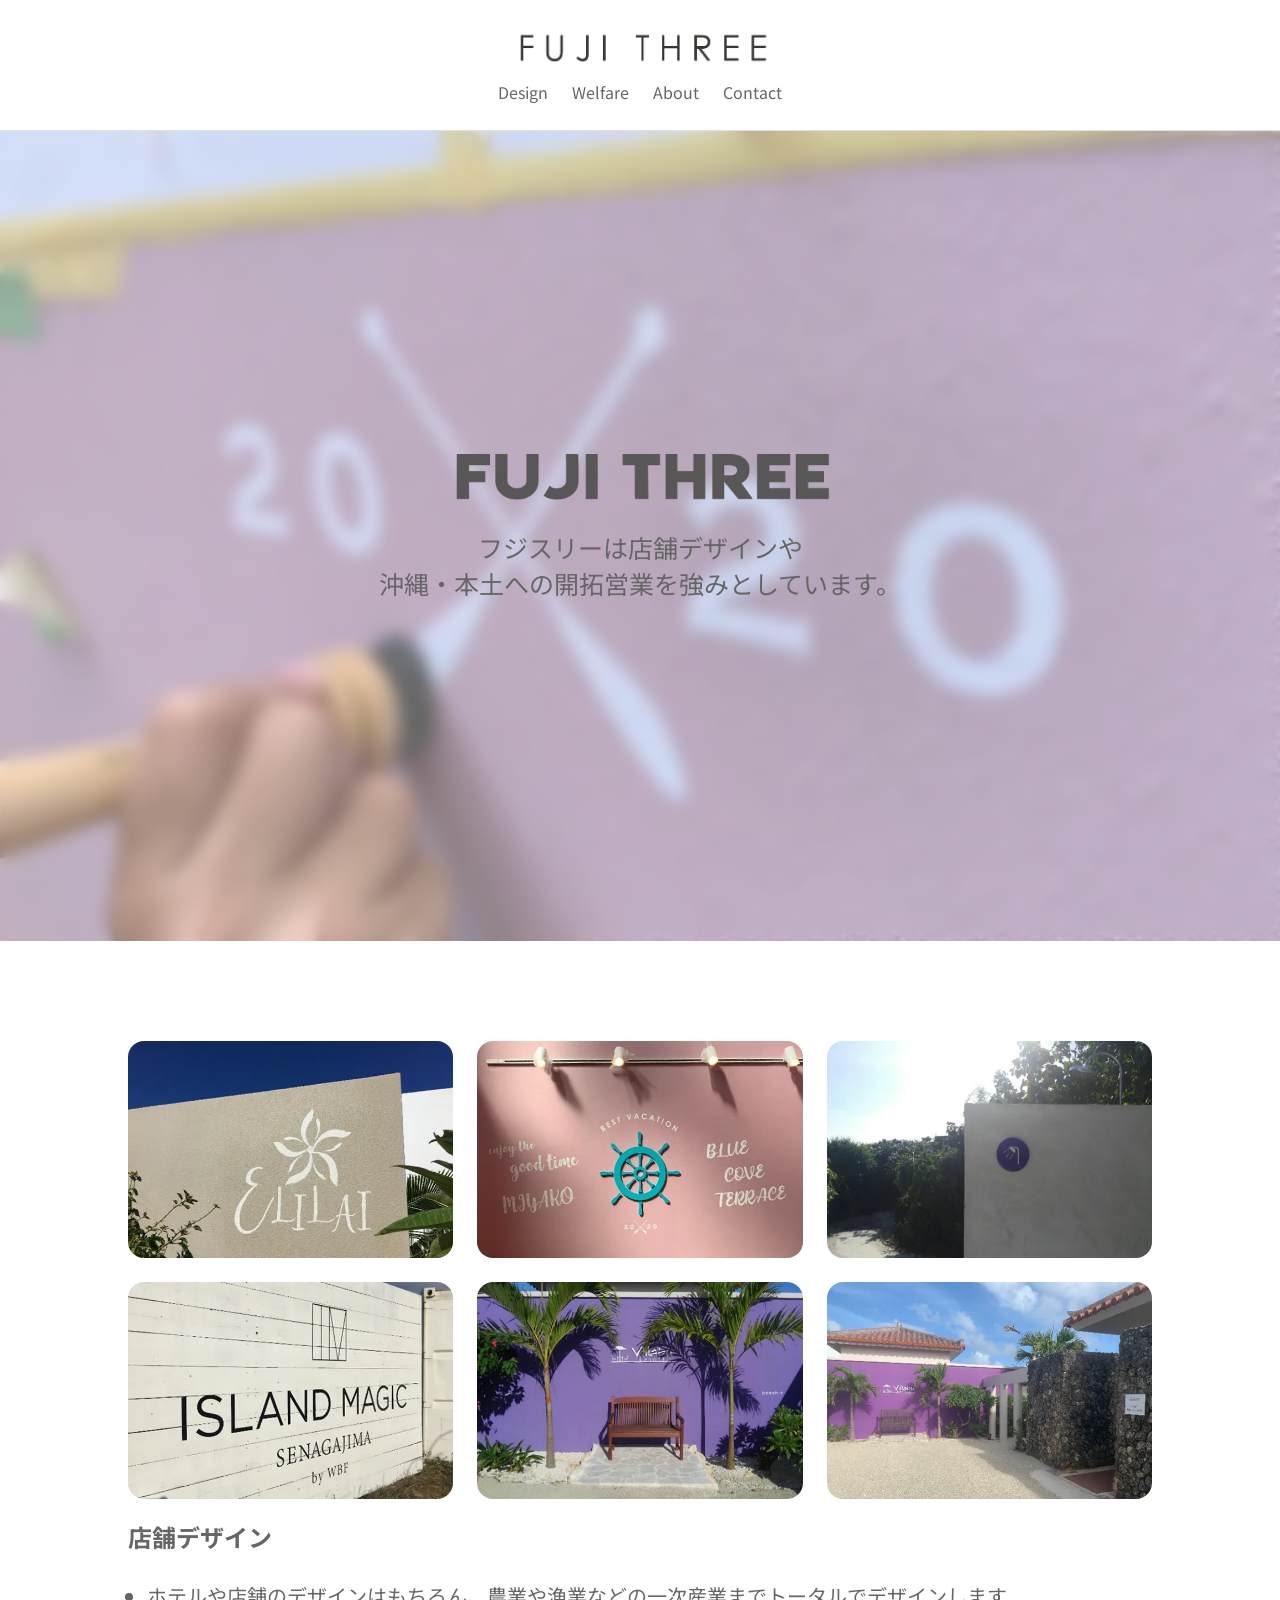
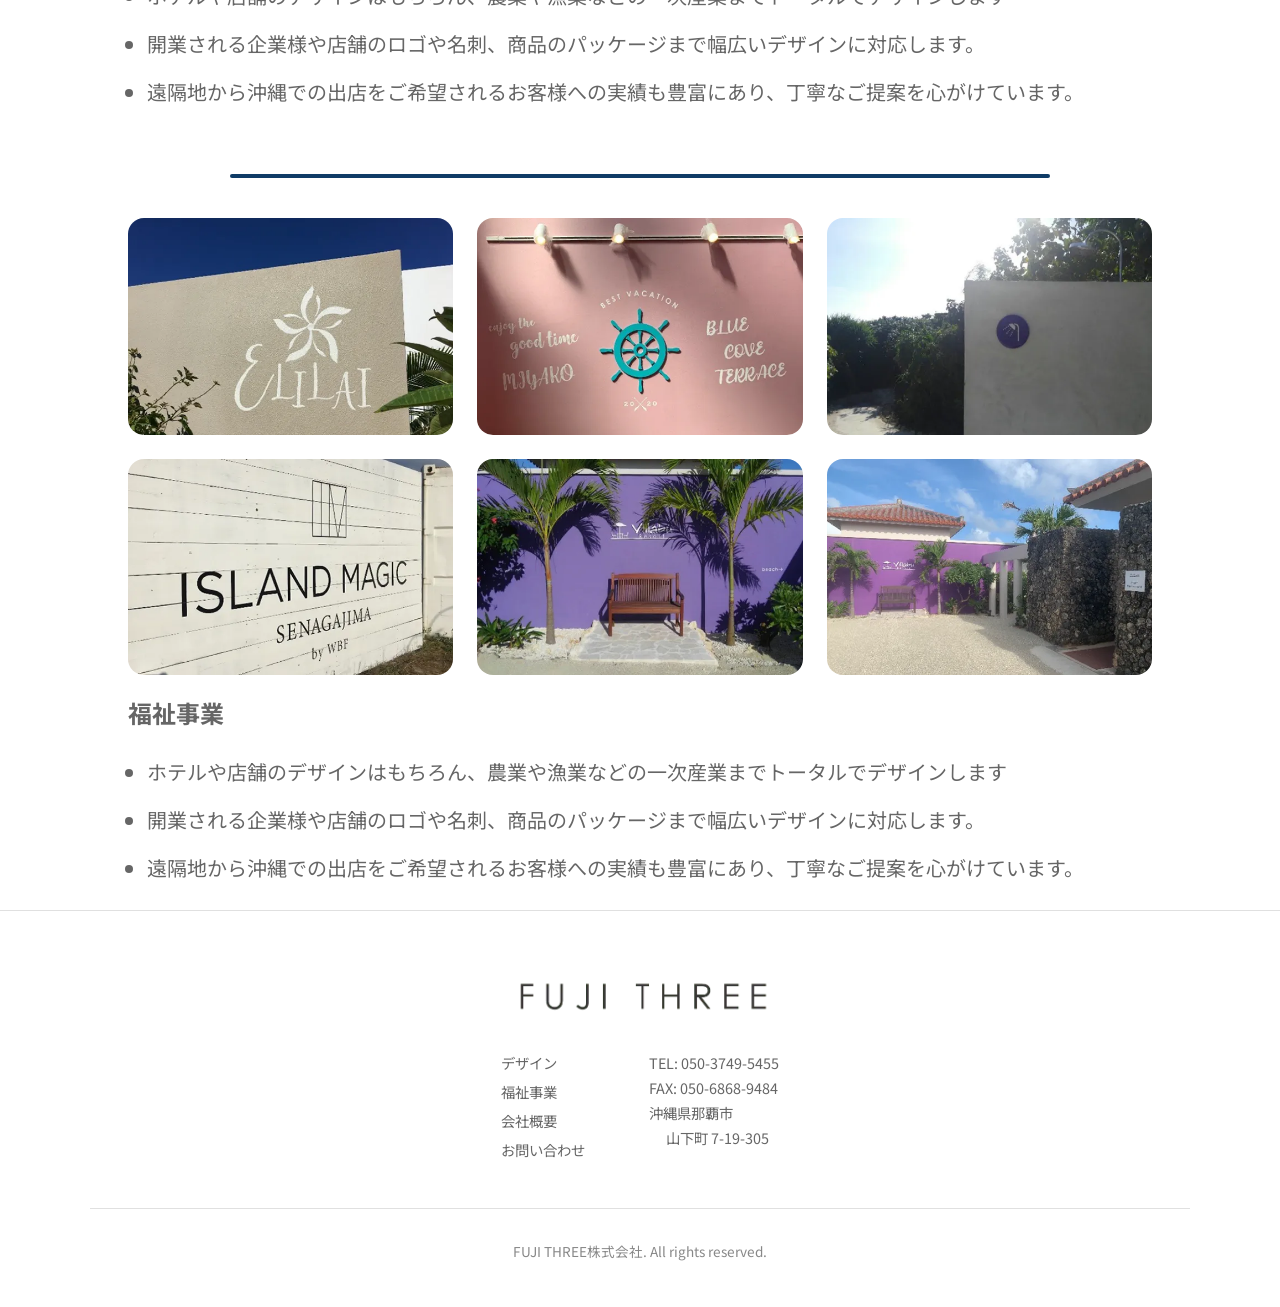
<file: index.html>
<!DOCTYPE html>
<html lang="ja">
<head>
    <meta charset="UTF-8">
    <meta name="viewport" content="width=device-width, initial-scale=1.0">
    <!-- favicon -->
    <link rel="icon" type="image/webp" sizes="425x425" href="./images/FUJI-THREE_logo.webp">
    <!-- CSS -->
    <link rel="stylesheet" href="./css/header.css">
    <link rel="stylesheet" href="./css/footer.css">
    <link rel="stylesheet" href="./css/style.css">
    <link rel="stylesheet" href="./css/index.css">
    <!-- font -->
    <link rel="preconnect" href="https://fonts.googleapis.com">
    <link rel="preconnect" href="https://fonts.gstatic.com" crossorigin>
    <link href="https://fonts.googleapis.com/css2?family=Noto+Sans+JP:wght@100;300;400;500;700;900&display=swap" rel="stylesheet">
    <title>トップページ | FUJI THREE</title>
</head>
<body>
<main id="mainContent">
  <section class="hero">
    <div class="hero-overlay"></div>
    <div class="hero-content">
        <img src="./images/FUJI-THREE_1.webp" alt="FUJI THREE" class="hero-logo">
        <p>フジスリーは店舗デザインや</br>沖縄・本土への開拓営業を強みとしています。</p>
    </div>
  </section>
  <section class="business">
    <div class="business-item">
      <div class="business-grid">
        <div class="grid-item">
          <div class="grid-wrapper">
            <img src="./images/PC_fuji_06_office_design01_2x.webp" alt="Design_01">
            <div class="hover-overlay">Design 01</div>
          </div>
        </div>
        <div class="grid-item">
          <div class="grid-wrapper">
            <img src="./images/PC_fuji_06_office_design02_2x.webp" alt="Design_02">
            <div class="hover-overlay">Design 02</div>
          </div>
        </div>
        <div class="grid-item">
          <div class="grid-wrapper">
            <img src="./images/PC_fuji_06_office_design03_2x.webp" alt="Design_03">
            <div class="hover-overlay">Design 03</div>
          </div>
        </div>
        <div class="grid-item">
          <div class="grid-wrapper">
            <img src="./images/PC_fuji_06_office_design04_2x.webp" alt="Design_04">
            <div class="hover-overlay">Design 04</div>
          </div>
        </div>
        <div class="grid-item">
          <div class="grid-wrapper">
            <img src="./images/PC_fuji_06_office_design05_2x.webp" alt="Design_05">
            <div class="hover-overlay">Design 05</div>
          </div>
        </div>

        <div class="grid-item">
          <div class="grid-wrapper">
            <img src="./images/PC_fuji_06_office_design06_2x.webp" alt="Design_06">
            <div class="hover-overlay">Design 06</div>
          </div>
        </div>
      </div>
      <div class="business-content">
        <h2>店舗デザイン</h2>
        <ul>
          <li>ホテルや店舗のデザインはもちろん、農業や漁業などの一次産業までトータルでデザインします</li>
          <li>開業される企業様や店舗のロゴや名刺、商品のパッケージまで幅広いデザインに対応します。</li>
          <li>遠隔地から沖縄での出店をご希望されるお客様への実績も豊富にあり、丁寧なご提案を心がけています。</li>
        </ul>
      </div>
    </div>
    <div class="divider"></div>
    <div class="business-item">
      <div class="business-grid">
        <div class="grid-item">
          <div class="grid-wrapper">
            <img src="./images/PC_fuji_06_office_design01_2x.webp" alt="Design_01">
            <div class="hover-overlay">Design 01</div>
          </div>
        </div>
        <div class="grid-item">
          <div class="grid-wrapper">
            <img src="./images/PC_fuji_06_office_design02_2x.webp" alt="Design_02">
            <div class="hover-overlay">Design 02</div>
          </div>
        </div>
        <div class="grid-item">
          <div class="grid-wrapper">
            <img src="./images/PC_fuji_06_office_design03_2x.webp" alt="Design_03">
            <div class="hover-overlay">Design 03</div>
          </div>
        </div>
        <div class="grid-item">
          <div class="grid-wrapper">
            <img src="./images/PC_fuji_06_office_design04_2x.webp" alt="Design_04">
            <div class="hover-overlay">Design 04</div>
          </div>
        </div>
        <div class="grid-item">
          <div class="grid-wrapper">
            <img src="./images/PC_fuji_06_office_design05_2x.webp" alt="Design_05">
            <div class="hover-overlay">Design 05</div>
          </div>
        </div>
        <div class="grid-item">
          <div class="grid-wrapper">
            <img src="./images/PC_fuji_06_office_design06_2x.webp" alt="Design_06">
            <div class="hover-overlay">Design 06</div>
          </div>
        </div>
      </div>
      <div class="business-content">
        <h2>福祉事業</h2>
        <ul>
          <li>ホテルや店舗のデザインはもちろん、農業や漁業などの一次産業までトータルでデザインします</li>
          <li>開業される企業様や店舗のロゴや名刺、商品のパッケージまで幅広いデザインに対応します。</li>
          <li>遠隔地から沖縄での出店をご希望されるお客様への実績も豊富にあり、丁寧なご提案を心がけています。</li>
        </ul>
      </div>
    </div>
  </section>
</main>
<!-- img -->
<script src="./js/img.js"></script>
<!-- ヘッダー・フッダー -->
<script src="./js/main.js"></script>
</body>
</html>
</file>
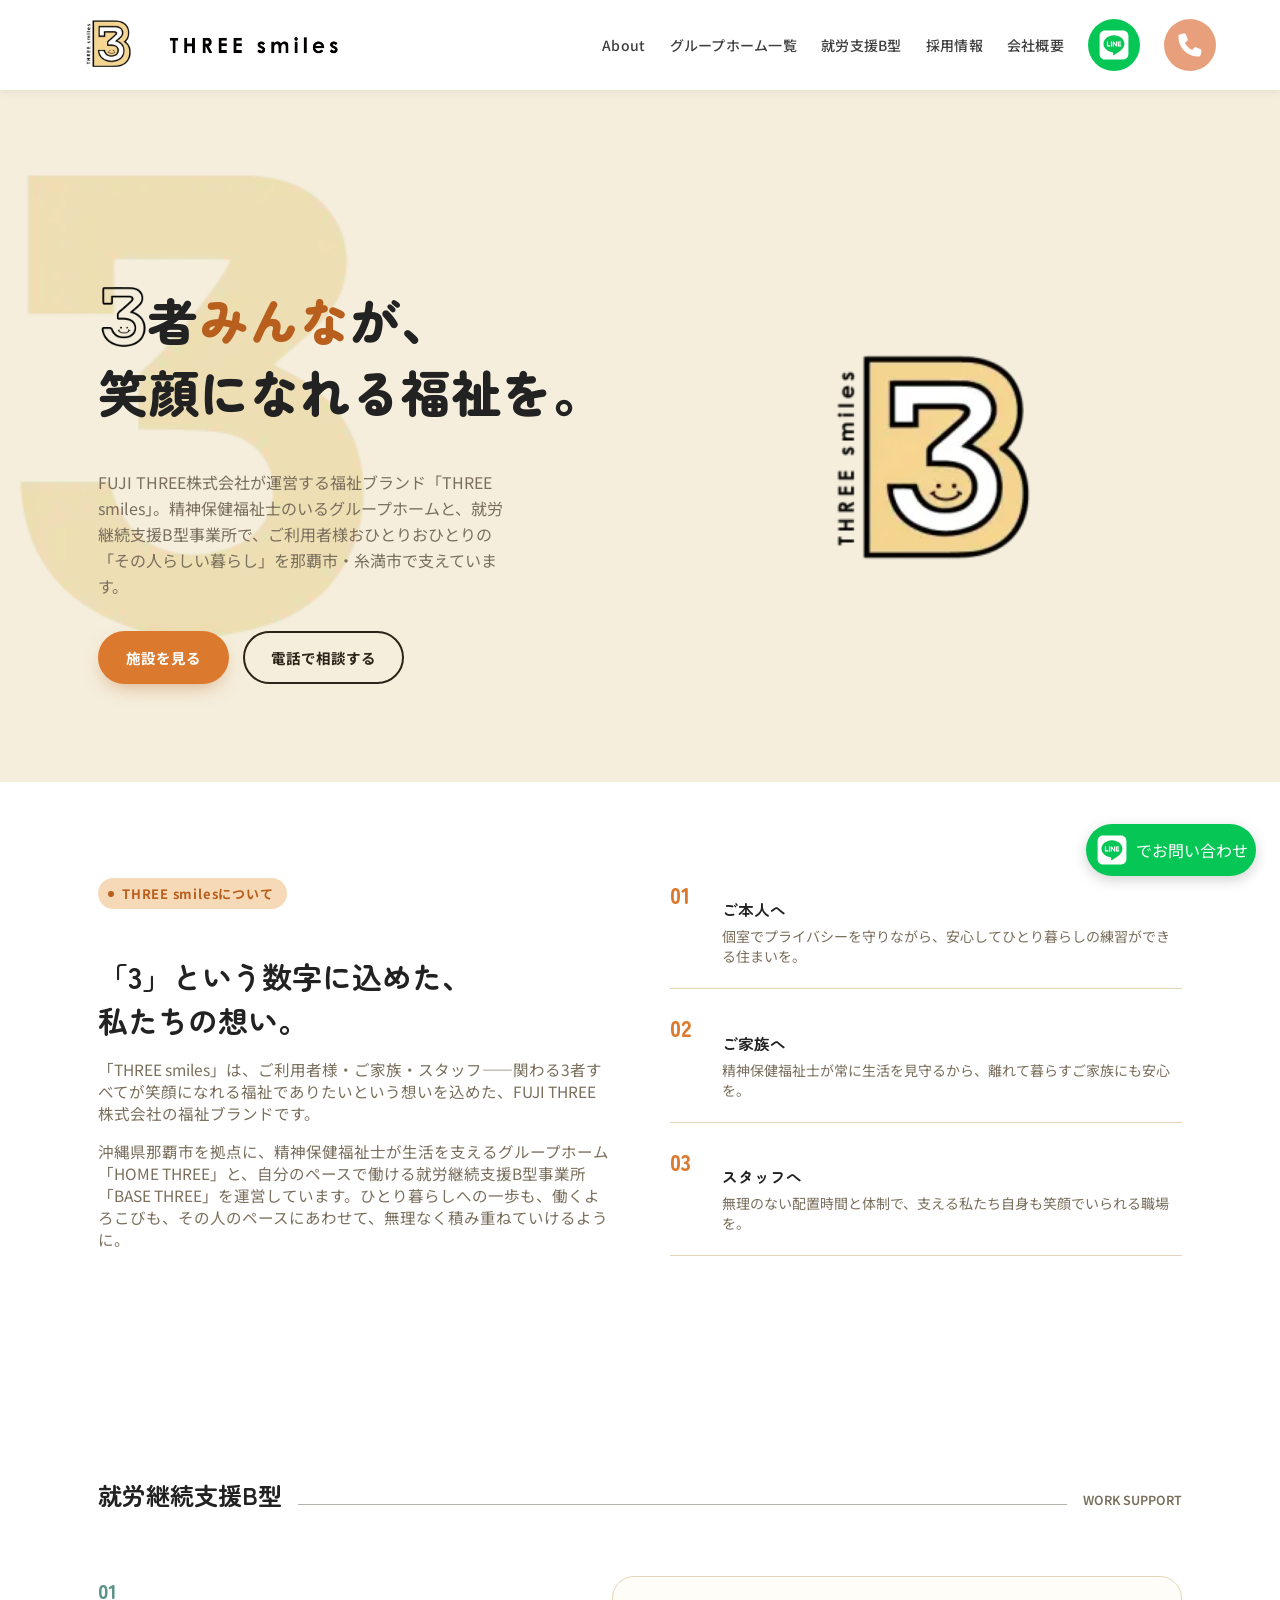
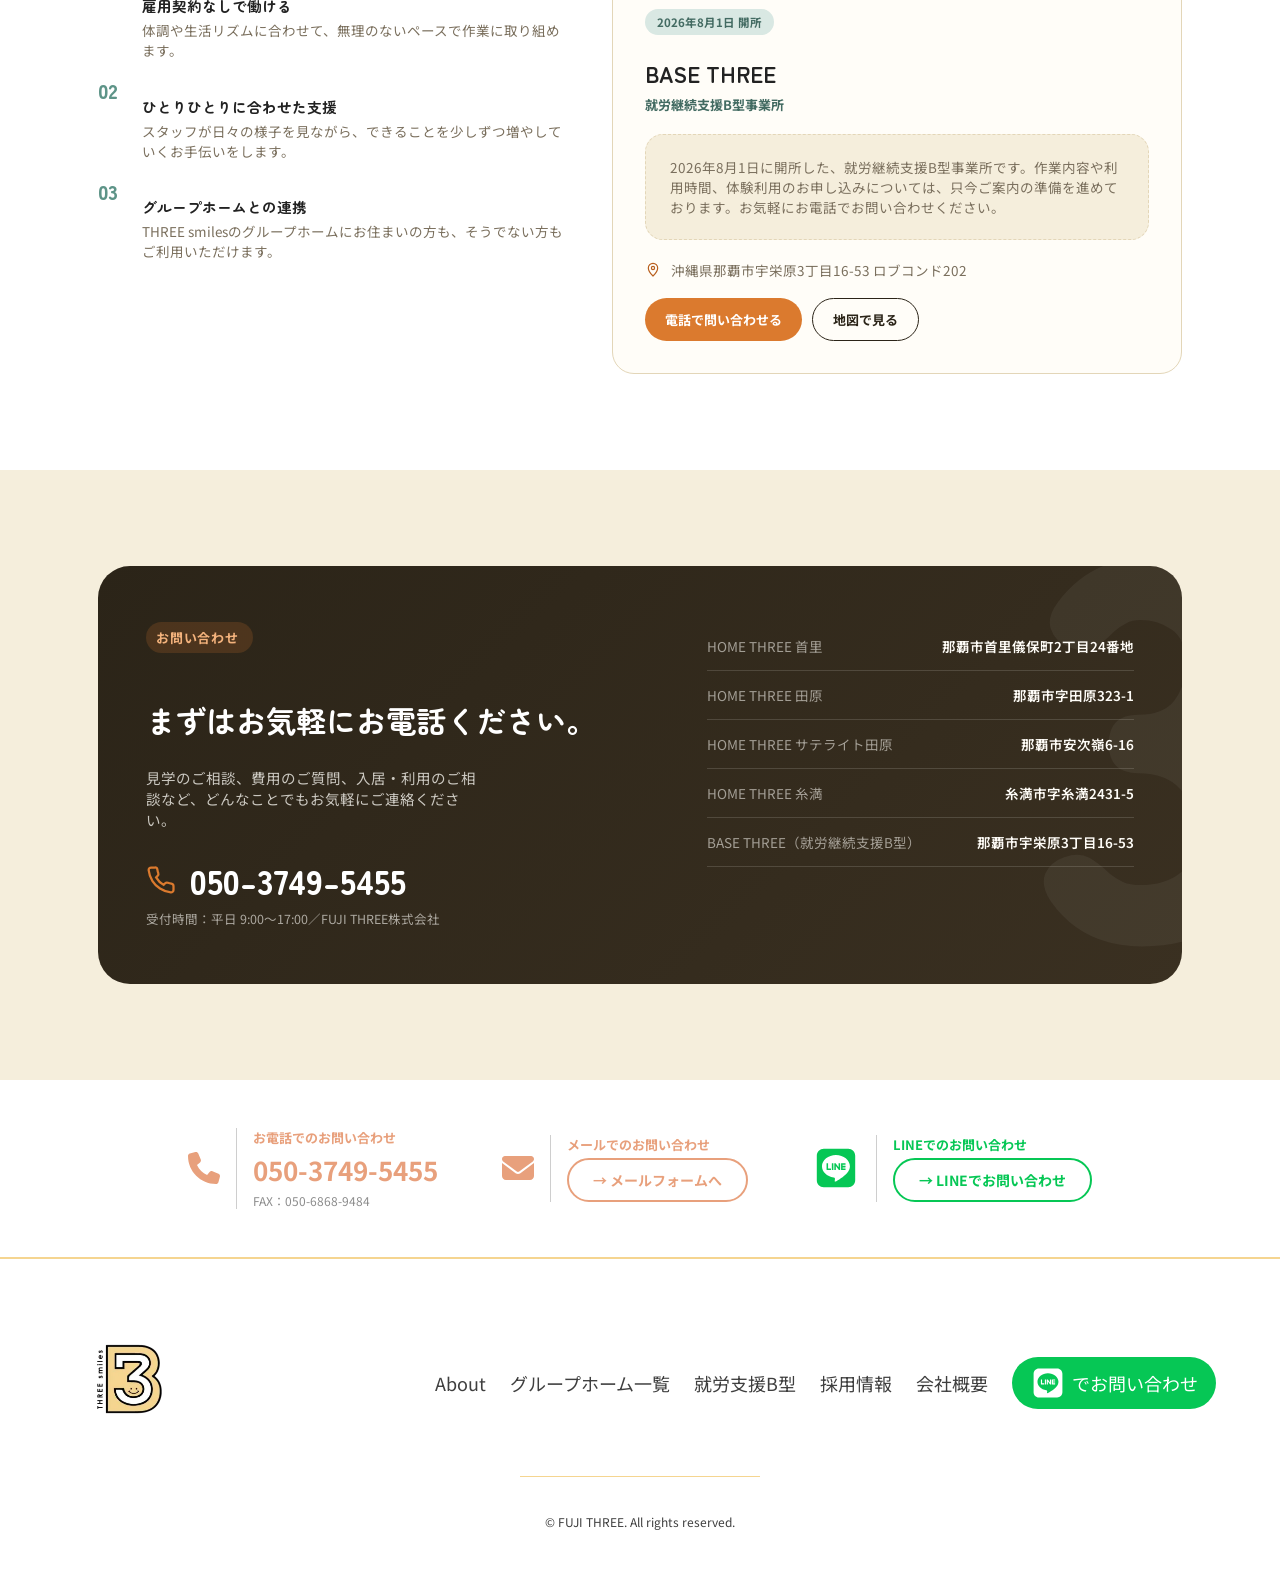
<file: fukushi/index.html>
<!DOCTYPE html>
<html lang="ja">
<head>
    <meta charset="UTF-8">
    <link rel="icon" type="image/webp" href="images/logo/three-smiles.webp" />
    <link rel="preload" as="image" href="images/logo/three-smiles.webp" fetchpriority="high">
    <meta name="viewport" content="width=device-width, initial-scale=1.0">
    <title>トップ | FUJI THREE</title>
    <link rel="preconnect" href="https://fonts.googleapis.com">
    <link rel="preconnect" href="https://fonts.gstatic.com" crossorigin>
    <link rel="preload" as="style" href="https://fonts.googleapis.com/css2?family=Zen+Maru+Gothic:wght@400;500;700&family=Noto+Sans+JP:wght@400;500;700&display=swap">
    <link rel="stylesheet" href="https://fonts.googleapis.com/css2?family=Zen+Maru+Gothic:wght@400;500;700&family=Noto+Sans+JP:wght@400;500;700&display=swap" media="print" onload="this.media='all'; this.onload=null;">
    <noscript><link rel="stylesheet" href="https://fonts.googleapis.com/css2?family=Zen+Maru+Gothic:wght@400;500;700&family=Noto+Sans+JP:wght@400;500;700&display=swap"></noscript>
    <link rel="stylesheet" href="css/common.css">
    <link rel="stylesheet" href="css/index.css">
    <link rel="stylesheet" href="css/contact-methods.css">
</head>
<body>
    <section class="hero">
      <div class="hero-num"><img class="hero-num-img" src="images/logo/three.webp" alt="three"></div>
      <div class="wrap">
        <div class="hero-inner">
          <div>
            <h1 class="hero-title"><img class="hero-title-num" src="images/logo/smile_logo.webp" alt="3">者<span class="accent">みんな</span>が、<br>笑顔になれる福祉を。</h1>
            <p class="hero-lead">FUJI THREE株式会社が運営する福祉ブランド「THREE smiles」。精神保健福祉士のいるグループホームと、就労継続支援B型事業所で、ご利用者様おひとりおひとりの「その人らしい暮らし」を那覇市・糸満市で支えています。</p>
            <div class="hero-ctas">
              <a href="group-homes" class="btn btn-primary">施設を見る</a>
              <a href="tel:05037495455" class="btn btn-outline">電話で相談する</a>
            </div>
          </div>
          <div class="hero-photo hero-photo-logo">
            <img class="hero-logo-bounce" src="images/logo/three-smiles.webp" alt="THREE smiles ロゴ">
          </div>
        </div>
      </div>
    </section>

    <section id="about">
      <div class="wrap">
        <div class="about-grid">
          <div class="about-text">
            <span class="eyebrow"><span class="dot"></span>THREE smilesについて</span>
            <h2 class="about-heading">「3」という数字に込めた、<br>私たちの想い。</h2>
            <p>「THREE smiles」は、ご利用者様・ご家族・スタッフ――関わる3者すべてが笑顔になれる福祉でありたいという想いを込めた、FUJI THREE株式会社の福祉ブランドです。</p>
            <p>沖縄県那覇市を拠点に、精神保健福祉士が生活を支えるグループホーム「HOME THREE」と、自分のペースで働ける就労継続支援B型事業所「BASE THREE」を運営しています。ひとり暮らしへの一歩も、働くよろこびも、その人のペースにあわせて、無理なく積み重ねていけるように。</p>
          </div>
          <div class="pillars">
            <div class="pillar">
              <div class="pillar-num">01</div>
              <div><h4>ご本人へ</h4><p>個室でプライバシーを守りながら、安心してひとり暮らしの練習ができる住まいを。</p></div>
            </div>
            <div class="pillar">
              <div class="pillar-num">02</div>
              <div><h4>ご家族へ</h4><p>精神保健福祉士が常に生活を見守るから、離れて暮らすご家族にも安心を。</p></div>
            </div>
            <div class="pillar">
              <div class="pillar-num">03</div>
              <div><h4>スタッフへ</h4><p>無理のない配置時間と体制で、支える私たち自身も笑顔でいられる職場を。</p></div>
            </div>
          </div>
        </div>
      </div>
    </section>

    <section id="work">
      <div class="wrap">
        <div class="rule-head">
          <h2>就労継続支援B型</h2>
          <div class="line"></div>
          <div class="tag">WORK SUPPORT</div>
        </div>

        <div class="work-grid">
          <div class="work-points">
            <div class="work-point">
              <div class="n">01</div>
              <div><h4>雇用契約なしで働ける</h4><p>体調や生活リズムに合わせて、無理のないペースで作業に取り組めます。</p></div>
            </div>
            <div class="work-point">
              <div class="n">02</div>
              <div><h4>ひとりひとりに合わせた支援</h4><p>スタッフが日々の様子を見ながら、できることを少しずつ増やしていくお手伝いをします。</p></div>
            </div>
            <div class="work-point">
              <div class="n">03</div>
              <div><h4>グループホームとの連携</h4><p>THREE smilesのグループホームにお住まいの方も、そうでない方もご利用いただけます。</p></div>
            </div>
          </div>

          <div class="work-card">
            <div class="badges">
              <span class="badge teal">2026年8月1日 開所</span>
            </div>
            <h3>BASE THREE</h3>
            <div class="sub">就労継続支援B型事業所</div>
            <div class="prep-note">
              2026年8月1日に開所した、就労継続支援B型事業所です。作業内容や利用時間、体験利用のお申し込みについては、只今ご案内の準備を進めております。お気軽にお電話でお問い合わせください。
            </div>
            <div class="addr-row">
              <svg viewBox="0 0 24 24" fill="none" stroke="currentColor" stroke-width="1.8"><path d="M12 21s7-6.6 7-12a7 7 0 10-14 0c0 5.4 7 12 7 12z"/><circle cx="12" cy="9" r="2.4"/></svg>
              <span>沖縄県那覇市宇栄原3丁目16-53 ロブコンド202</span>
            </div>
            <div class="fdetail-ctas">
              <a class="btn-sm orange" href="tel:05037495455">電話で問い合わせる</a>
              <a class="btn-sm line" target="_blank" rel="noopener" href="https://www.google.com/maps/search/?api=1&query=%E6%B2%96%E7%B8%84%E7%9C%8C%E9%82%A3%E8%A6%87%E5%B8%82%E5%AE%87%E6%A0%84%E5%8E%9F3%E4%B8%81%E7%9B%AE16-53">地図で見る</a>
            </div>
          </div>
        </div>
      </div>
    </section>

    <section class="bg-cream" id="contact">
      <div class="wrap">
        <div class="contact-box">
          <div class="hero-num">3</div>
          <div class="contact-grid">
            <div>
              <span class="eyebrow">お問い合わせ</span>
              <h2>まずはお気軽にお電話ください。</h2>
              <p>見学のご相談、費用のご質問、入居・利用のご相談など、どんなことでもお気軽にご連絡ください。</p>
              <div class="tel-big">
                <svg viewBox="0 0 24 24" fill="none" stroke="currentColor" stroke-width="1.8"><path d="M22 16.92v3a2 2 0 01-2.18 2 19.79 19.79 0 01-8.63-3.07 19.5 19.5 0 01-6-6 19.79 19.79 0 01-3.07-8.67A2 2 0 014.11 2h3a2 2 0 012 1.72c.127.96.361 1.903.7 2.81a2 2 0 01-.45 2.11L8.09 9.91a16 16 0 006 6l1.27-1.27a2 2 0 012.11-.45c.907.339 1.85.573 2.81.7A2 2 0 0122 16.92z"/></svg>
                <a href="tel:05037495455">050-3749-5455</a>
              </div>
              <div class="tel-sub">受付時間：平日 9:00〜17:00／FUJI THREE株式会社</div>
            </div>
            <div class="contact-list">
              <div class="row"><span>HOME THREE 首里</span><span>那覇市首里儀保町2丁目24番地</span></div>
              <div class="row"><span>HOME THREE 田原</span><span>那覇市字田原323-1</span></div>
              <div class="row"><span>HOME THREE サテライト田原</span><span>那覇市安次嶺6-16</span></div>
              <div class="row"><span>HOME THREE 糸満</span><span>糸満市字糸満2431-5</span></div>
              <div class="row"><span>BASE THREE（就労継続支援B型）</span><span>那覇市宇栄原3丁目16-53</span></div>
            </div>
          </div>
        </div>
      </div>
    </section>

    <div id="contactMethods"></div>

    <script src="js/main.js" defer></script>
</body>
</html>
</file>
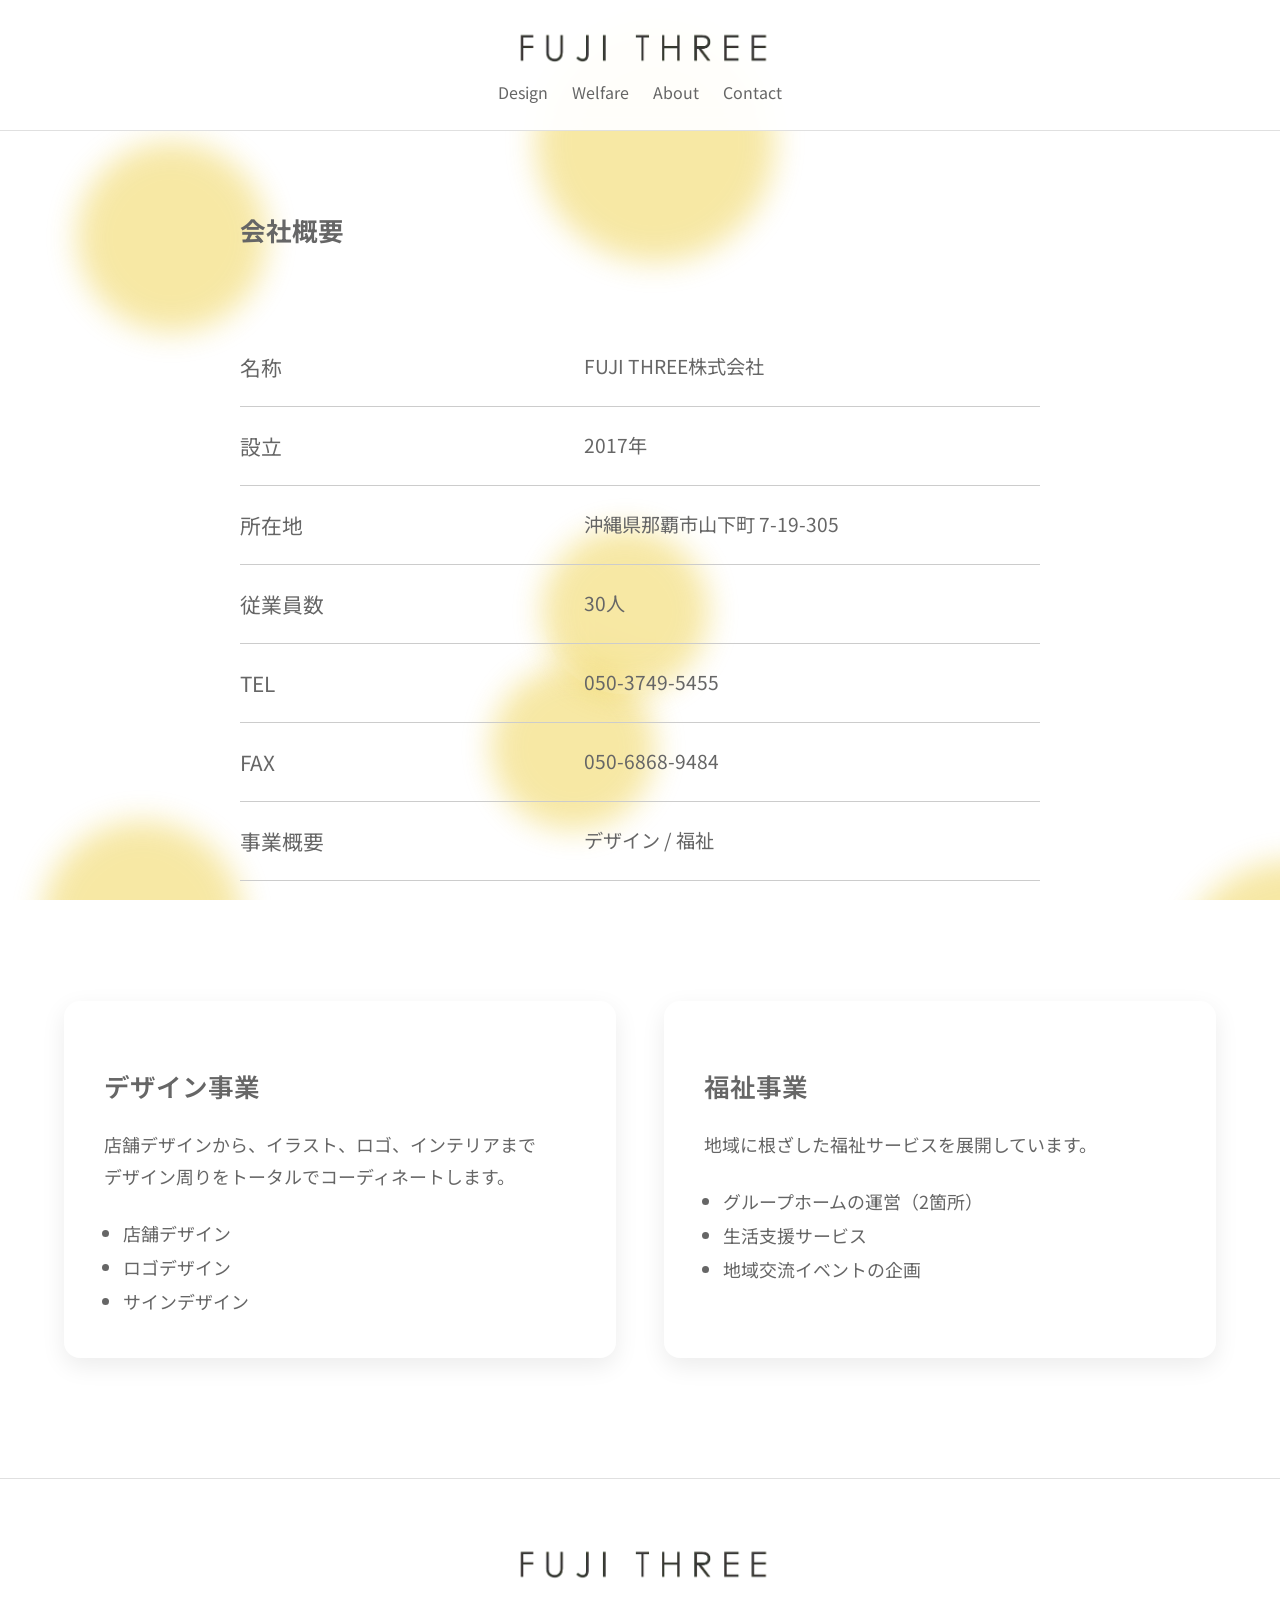
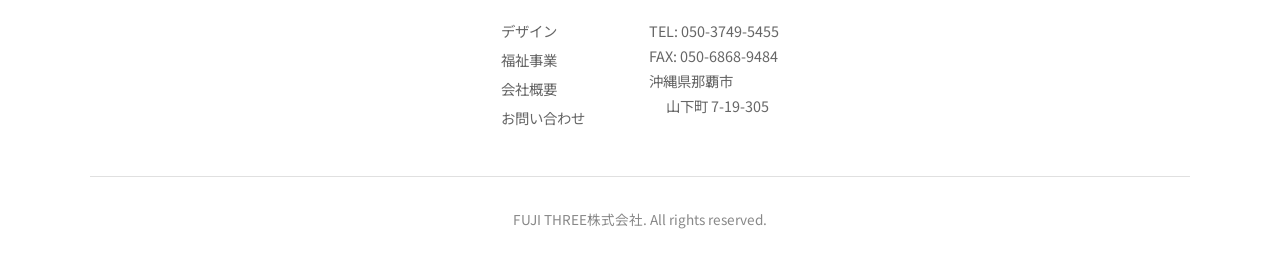
<file: about.html>
<!DOCTYPE html>
<html lang="ja">
<head>
    <meta charset="UTF-8">
    <meta name="viewport" content="width=device-width, initial-scale=1.0">
    <!-- favicon -->
    <link rel="icon" type="image/webp" sizes="425x425" href="./images/FUJI-THREE_logo.webp">
    <!-- CSS -->
    <link rel="stylesheet" href="./css/header.css">
    <link rel="stylesheet" href="./css/footer.css">
    <link rel="stylesheet" href="./css/style.css">
    <link rel="stylesheet" href="./css/about.css">
    <!-- font -->
    <link rel="preconnect" href="https://fonts.googleapis.com">
    <link rel="preconnect" href="https://fonts.gstatic.com" crossorigin>
    <link href="https://fonts.googleapis.com/css2?family=Noto+Sans+JP:wght@100;300;400;500;700;900&display=swap" rel="stylesheet">

    <title>会社概要 | FUJI THREE</title>
</head>
<body>
  <div id="balls" class="about-ball"></div>
  <main class="about" id="mainContent">
    <!-- 見出し -->
    <section class="about-hero">
      <h1>会社概要</h1>
    </section>
    <!-- 会社情報 -->
    <section class="about-company">
      <dl class="company-list">
        <div class="company-item">
          <dt>名称</dt>
          <dd>FUJI THREE株式会社</dd>
        </div>
        <div class="company-item">
          <dt>設立</dt>
          <dd>2017年</dd>
        </div>
        <div class="company-item">
          <dt>所在地</dt>
          <dd>沖縄県那覇市山下町 7-19-305</dd>
        </div>
        <div class="company-item">
          <dt>従業員数</dt>
          <dd>30人</dd>
        </div>
        <div class="company-item">
          <dt>TEL</dt>
          <dd>050-3749-5455</dd>
        </div>
        <div class="company-item">
          <dt>FAX</dt>
          <dd>050-6868-9484</dd>
        </div>
        <div class="company-item">
          <dt>事業概要</dt>
          <dd>デザイン / 福祉</dd>
        </div>
      </dl>
    </section>
    <!-- 事業紹介 -->
    <section class="about-business">
      <div class="business-grid">
          <!-- デザイン事業 -->
          <div class="business-card">
          <h3>デザイン事業</h3>
          <p>
              店舗デザインから、イラスト、ロゴ、インテリアまで<br>
              デザイン周りをトータルでコーディネートします。
          </p>
          <ul>
              <li>店舗デザイン</li>
              <li>ロゴデザイン</li>
              <li>サインデザイン</li>
          </ul>
          </div>
          <!-- 福祉事業 -->
          <div class="business-card">
          <h3>福祉事業</h3>
          <p>
              地域に根ざした福祉サービスを展開しています。
          </p>
          <ul>
              <li>グループホームの運営（2箇所）</li>
              <li>生活支援サービス</li>
              <li>地域交流イベントの企画</li>
          </ul>
          </div>
      </div>
    </section>
  </main>
<script src="./js/main.js"></script>
<script src="./js/ball.js"></script>
</body>
</html>
</file>
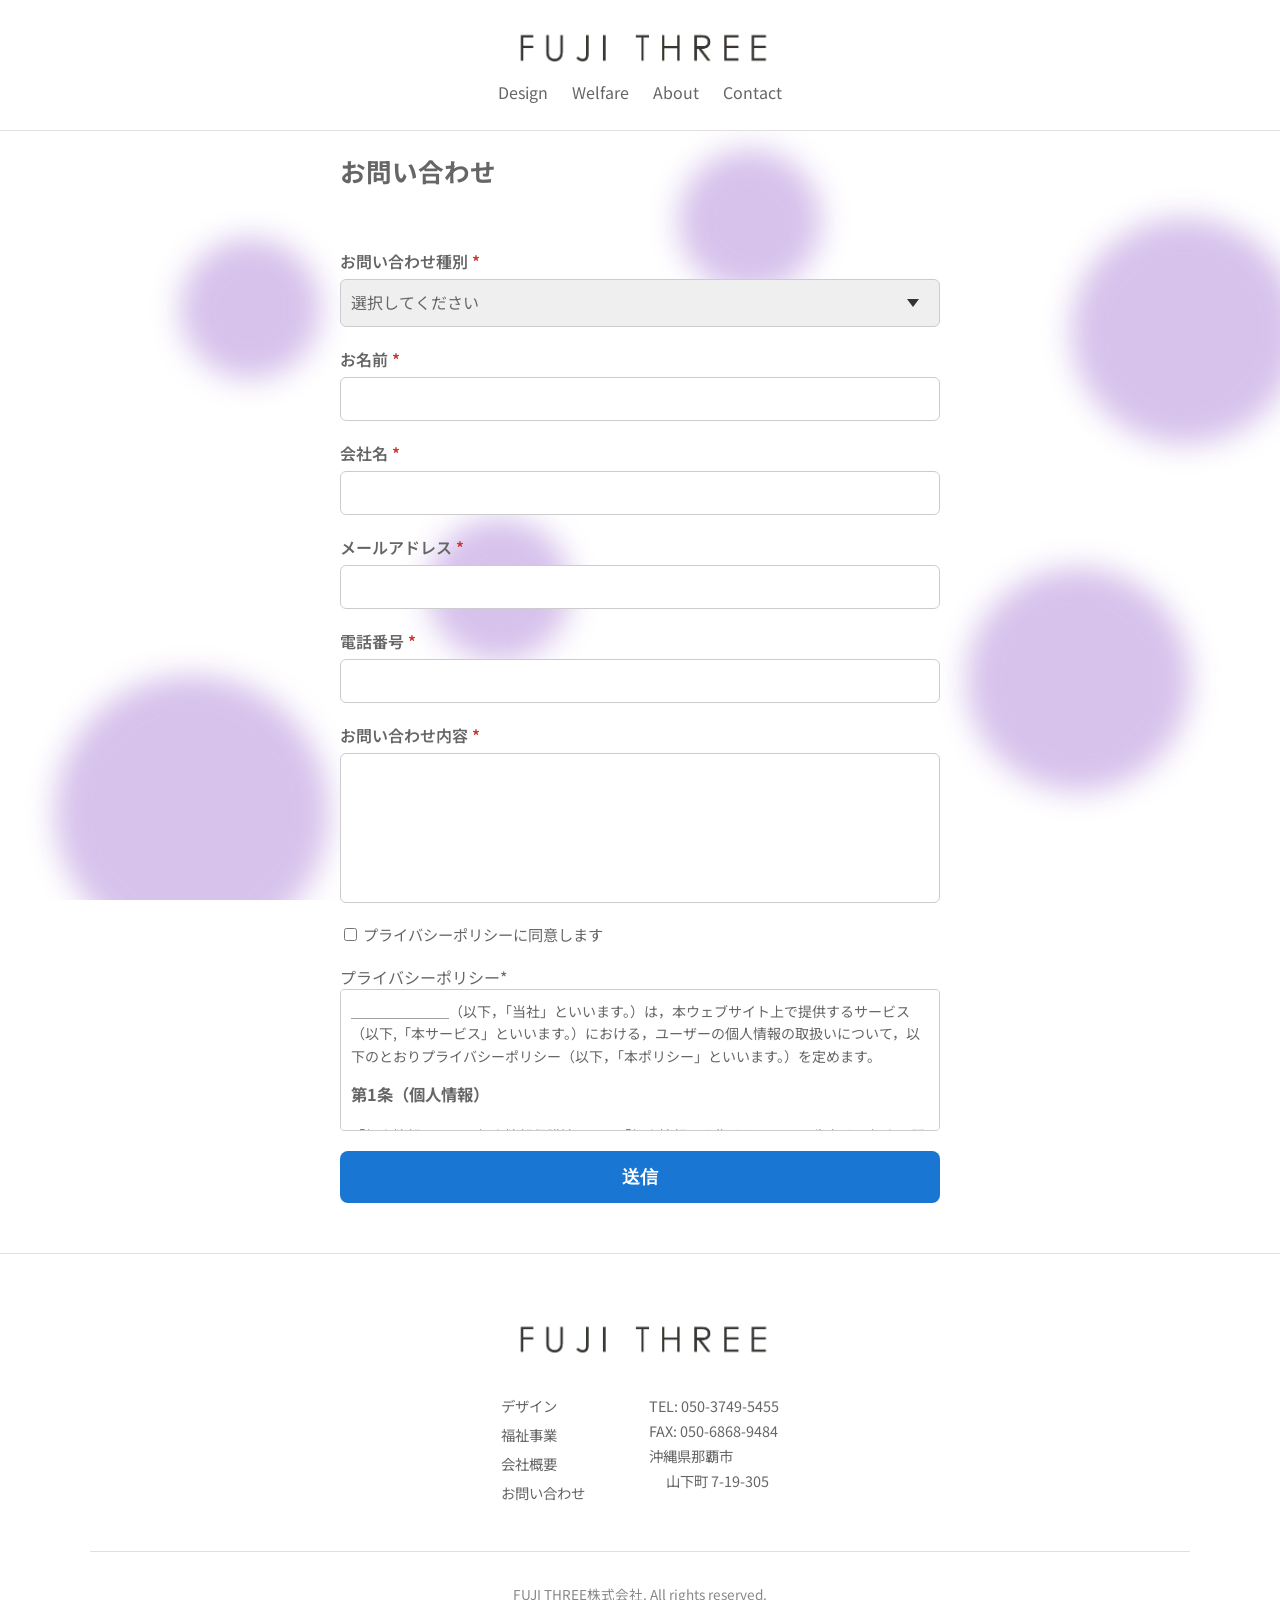
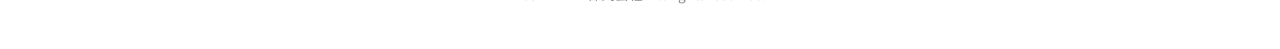
<file: contact.html>
<!DOCTYPE html>
<html lang="ja">
<head>
    <meta charset="UTF-8">
    <meta name="viewport" content="width=device-width, initial-scale=1.0">
    <!-- favicon -->
    <link rel="icon" type="image/webp" sizes="425x425" href="./images/FUJI-THREE_logo.webp">
    <!-- CSS -->
    <link rel="stylesheet" href="./css/header.css">
    <link rel="stylesheet" href="./css/footer.css">
    <link rel="stylesheet" href="./css/style.css">
    <link rel="stylesheet" href="./css/contact.css">
    <!-- font -->
    <link rel="preconnect" href="https://fonts.googleapis.com">
    <link rel="preconnect" href="https://fonts.gstatic.com" crossorigin>
    <link href="https://fonts.googleapis.com/css2?family=Noto+Sans+JP:wght@100;300;400;500;700;900&display=swap" rel="stylesheet">

    <title>お問い合わせ | FUJI THREE</title>
</head>
<body>
  <div id="balls" class="contact-ball"></div>
  <main id="mainContent">
  <!-- ヒーロー -->
  <section class="contact-hero">
    <h1>お問い合わせ</h1>
  </section>
  <!-- フォーム -->
  <section class="contact-forms">
    <form class="contact-form" action="./api/send.php" method="post">

      <!-- ハニーポット: bot対策用の隠しフィールド。人間には見えず入力もされない -->
      <div style="position:absolute; left:-9999px;" aria-hidden="true">
        <label for="website">Website</label>
        <input type="text" id="website" name="website" tabindex="-1" autocomplete="off">
      </div>

      <div class="form-group">
        <label for="type">お問い合わせ種別<span>*</span></label>
        <select id="type" class="select" name="type" required>
          <option value="">選択してください</option>
          <option value="デザイン">デザイン</option>
          <option value="福祉">福祉</option>
          <option value="その他">その他</option>
        </select>
      </div>

      <div class="form-group">
        <label for="name">お名前<span>*</span></label>
        <input id="name" type="text" name="name" required>
      </div>

      <div class="form-group">
        <label for="company">会社名<span>*</span></label>
        <input id="company" type="text" name="company" required>
      </div>

      <div class="form-group">
        <label for="mail">メールアドレス<span>*</span></label>
        <input id="mail" type="email" name="email" required>
      </div>

      <div class="form-group">
        <label for="phone">電話番号<span>*</span></label>
        <input id="phone" type="tel" name="phone" required>
      </div>

      <div class="form-group">
        <label for="message">お問い合わせ内容<span>*</span></label>
        <textarea id="message" class="textarea" name="message" rows="5" required></textarea>
      </div>

      <div class="form-check">
        <label>
          <input type="checkbox" name="agree" required>
          プライバシーポリシーに同意します
        </label>
      </div>
        <label for="privacy">プライバシーポリシー<span>*</span></label>
        <div class="privacy-box" id="privacy">
          <p>＿＿＿＿＿＿＿（以下，「当社」といいます。）は，本ウェブサイト上で提供するサービス（以下,「本サービス」といいます。）における，ユーザーの個人情報の取扱いについて，以下のとおりプライバシーポリシー（以下，「本ポリシー」といいます。）を定めます。</p>
          <h3>第1条（個人情報）</h3>
          <p>「個人情報」とは，個人情報保護法にいう「個人情報」を指すものとし，生存する個人に関する情報であって，当該情報に含まれる氏名，生年月日，住所，電話番号，連絡先その他の記述等により特定の個人を識別できる情報及び容貌，指紋，声紋にかかるデータ，及び健康保険証の保険者番号などの当該情報単体から特定の個人を識別できる情報（個人識別情報）を指します。</p>
          <h3>第2条（個人情報の収集方法）</h3>
          <p>当社は，ユーザーが利用登録をする際に氏名，生年月日，住所，電話番号，メールアドレス，銀行口座番号，クレジットカード番号，運転免許証番号などの個人情報をお尋ねすることがあります。また，ユーザーと提携先などとの間でなされたユーザーの個人情報を含む取引記録や決済に関する情報を,当社の提携先（情報提供元，広告主，広告配信先などを含みます。以下，｢提携先｣といいます。）などから収集することがあります。</p>
          <h3>第3条（個人情報を収集・利用する目的）</h3>
          <p>当社が個人情報を収集・利用する目的は，以下のとおりです。</p>
          <ul>
            <li>当社サービスの提供・運営のため</li>
            <li>ユーザーからのお問い合わせに回答するため（本人確認を行うことを含む）</li>
            <li>ユーザーが利用中のサービスの新機能，更新情報，キャンペーン等及び当社が提供する他のサービスの案内のメールを送付するため</li>
            <li>メンテナンス，重要なお知らせなど必要に応じたご連絡のため</li>
            <li>利用規約に違反したユーザーや，不正・不当な目的でサービスを利用しようとするユーザーの特定をし，ご利用をお断りするため</li>
            <li>ユーザーにご自身の登録情報の閲覧や変更，削除，ご利用状況の閲覧を行っていただくため</li>
            <li>有料サービスにおいて，ユーザーに利用料金を請求するため</li>
            <li>上記の利用目的に付随する目的</li>
          </ul>
          <h3>第4条（利用目的の変更）</h3>
          <ul>
            <li>当社は，利用目的が変更前と関連性を有すると合理的に認められる場合に限り，個人情報の利用目的を変更するものとします。</li>
            <li>利用目的の変更を行った場合には，変更後の目的について，当社所定の方法により，ユーザーに通知し，または本ウェブサイト上に公表するものとします。</li>
          </ul>
          <h3>第5条（個人情報の第三者提供）</h3>
          <ul>
            <li>当社は，次に掲げる場合を除いて，あらかじめユーザーの同意を得ることなく，第三者に個人情報を提供することはありません。ただし，個人情報保護法その他の法令で認められる場合を除きます。</li>
              <ul>
              <li>人の生命，身体または財産の保護のために必要がある場合であって，本人の同意を得ることが困難であるとき</li>
              <li>公衆衛生の向上または児童の健全な育成の推進のために特に必要がある場合であって，本人の同意を得ることが困難であるとき</li>
              <li>国の機関もしくは地方公共団体またはその委託を受けた者が法令の定める事務を遂行することに対して協力する必要がある場合であって，本人の同意を得ることにより当該事務の遂行に支障を及ぼすおそれがあるとき</li>
              <li>予め次の事項を告知あるいは公表し，かつ当社が個人情報保護委員会に届出をしたとき</li>
                <ul>
                  <li>利用目的に第三者への提供を含むこと</li>
                  <li>第三者に提供されるデータの項目</li>
                  <li>第三者への提供の手段または方法</li>
                  <li>本人の求めに応じて個人情報の第三者への提供を停止すること</li>
                  <li>本人の求めを受け付ける方法</li>
                </ul>
            </ul>
            <li>前項の定めにかかわらず，次に掲げる場合には，当該情報の提供先は第三者に該当しないものとします。</li>
            <li>当社が利用目的の達成に必要な範囲内において個人情報の取扱いの全部または一部を委託する場合</li>
            <li>合併その他の事由による事業の承継に伴って個人情報が提供される場合</li>
            <li>個人情報を特定の者との間で共同して利用する場合であって，その旨並びに共同して利用される個人情報の項目，共同して利用する者の範囲，利用する者の利用目的および当該個人情報の管理について責任を有する者の氏名または名称について，あらかじめ本人に通知し，または本人が容易に知り得る状態に置いた場合</li>
          </ul>
          <h3>第6条（個人情報の開示）</h3>
          <ul>
            <li>当社は，本人から個人情報の開示を求められたときは，本人に対し，遅滞なくこれを開示します。ただし，開示することにより次のいずれかに該当する場合は，その全部または一部を開示しないこともあり，開示しない決定をした場合には，その旨を遅滞なく通知します。なお，個人情報の開示に際しては，1件あたり1，000円の手数料を申し受けます。</li>
            <ul>
              <li>本人または第三者の生命，身体，財産その他の権利利益を害するおそれがある場合</li>
              <li>当社の業務の適正な実施に著しい支障を及ぼすおそれがある場合</li>
              <li>その他法令に違反することとなる場合</li>
            </ul>
            <li>前項の定めにかかわらず，履歴情報および特性情報などの個人情報以外の情報については，原則として開示いたしません。</li>
          </ul>
          <h3>第7条（個人情報の訂正および削除）</h3>
          <ul>
            <li>ユーザーは，当社の保有する自己の個人情報が誤った情報である場合には，当社が定める手続きにより，当社に対して個人情報の訂正，追加または削除（以下，「訂正等」といいます。）を請求することができます。</li>
            <li>当社は，ユーザーから前項の請求を受けてその請求に応じる必要があると判断した場合には，遅滞なく，当該個人情報の訂正等を行うものとします。</li>
            <li>当社は，前項の規定に基づき訂正等を行った場合，または訂正等を行わない旨の決定をしたときは遅滞なく，これをユーザーに通知します。</li>
          </ul>
          <h3>第8条（個人情報の利用停止等）</h3>
          <ul>
            <li>当社は，本人から，個人情報が，利用目的の範囲を超えて取り扱われているという理由，または不正の手段により取得されたものであるという理由により，その利用の停止または消去（以下，「利用停止等」といいます。）を求められた場合には，遅滞なく必要な調査を行います。</li>
            <li>前項の調査結果に基づき，その請求に応じる必要があると判断した場合には，遅滞なく，当該個人情報の利用停止等を行います。</li>
            <li>当社は，前項の規定に基づき利用停止等を行った場合，または利用停止等を行わない旨の決定をしたときは，遅滞なく，これをユーザーに通知します。</li>
            <li>前2項にかかわらず，利用停止等に多額の費用を有する場合その他利用停止等を行うことが困難な場合であって，ユーザーの権利利益を保護するために必要なこれに代わるべき措置をとれる場合は，この代替策を講じるものとします。</li>
          </ul>
          <h3>第9条（プライバシーポリシーの変更）</h3>
          <ul>
            <li>本ポリシーの内容は，法令その他本ポリシーに別段の定めのある事項を除いて，ユーザーに通知することなく，変更することができるものとします。</li>
            <li>当社が別途定める場合を除いて，変更後のプライバシーポリシーは，本ウェブサイトに掲載したときから効力を生じるものとします。</li>
          </ul>
          <h3>第10条（お問い合わせ窓口）</h3>
          <p>
            本ポリシーに関するお問い合わせは，下記の窓口までお願いいたします。
            <br />
            TEL: 050-3749-5455
            <br />
            FAX：050-6868-9484
            <br />
            住所：沖縄県那覇市山下町 7-19-305
          </p>
        </div>

      <button type="submit" class="submit-btn">送信</button>

    </form>
  </section>
</main>
<script src="./js/main.js"></script>
<script src="./js/send.js"></script>
<script src="./js/ball.js"></script>
</body>
</html>
</file>
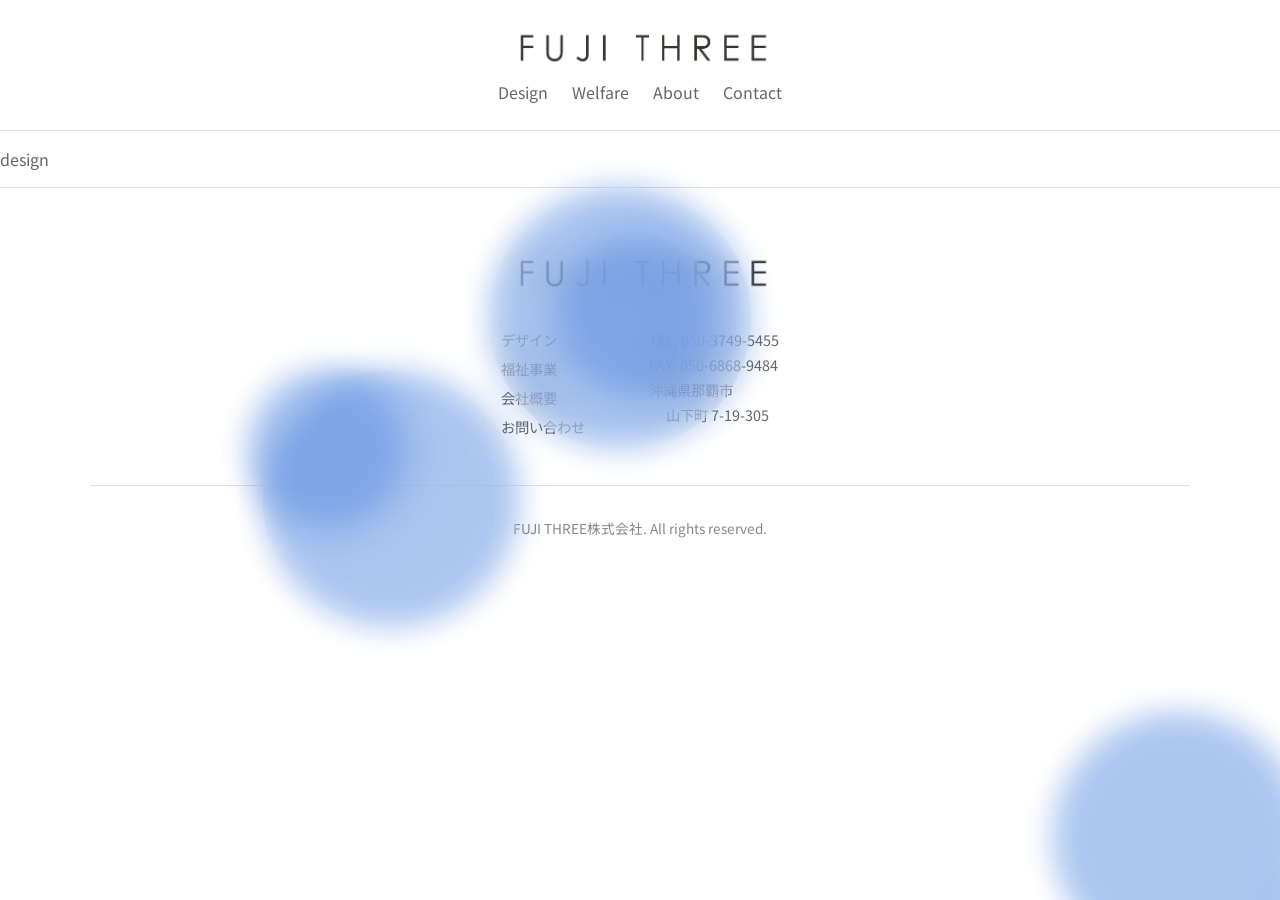
<file: design.html>
<!DOCTYPE html>
<html lang="ja">
<head>
    <meta charset="UTF-8">
    <meta name="viewport" content="width=device-width, initial-scale=1.0">
    <!-- favicon -->
    <link rel="icon" type="image/webp" sizes="425x425" href="./images/FUJI-THREE_logo.webp">
    <!-- CSS -->
    <link rel="stylesheet" href="./css/header.css">
    <link rel="stylesheet" href="./css/footer.css">
    <link rel="stylesheet" href="./css/style.css">
    <!-- font -->
    <link rel="preconnect" href="https://fonts.googleapis.com">
    <link rel="preconnect" href="https://fonts.gstatic.com" crossorigin>
    <link href="https://fonts.googleapis.com/css2?family=Noto+Sans+JP:wght@100;300;400;500;700;900&display=swap" rel="stylesheet">
    <title>デザイン事業 | FUJI THREE</title>
</head>
<body>
    <div id="balls" class="design-ball"></div>
    <main class="example" id="mainContent">
        <p>design</p>
    </main>
<script src="./js/main.js"></script>
<script src="./js/ball.js"></script>
</body>
</html>
</file>
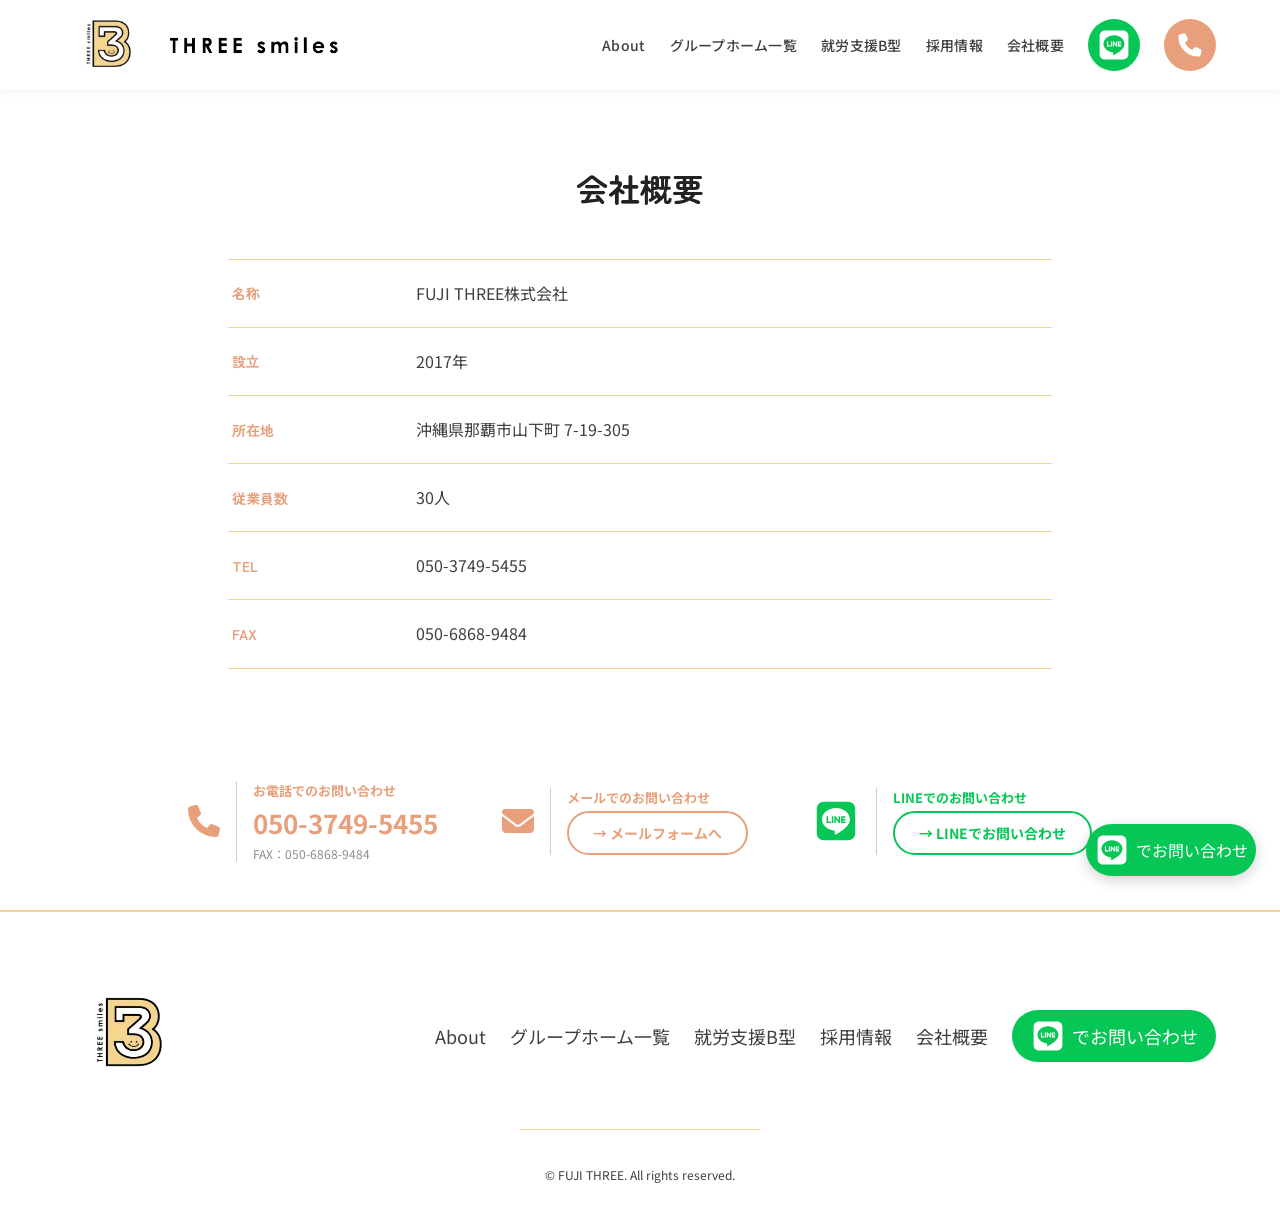
<file: fukushi/company.html>
<!DOCTYPE html>
<html lang="ja">
<head>
    <meta charset="UTF-8">
    <link rel="icon" type="image/webp" href="images/logo/three-smiles.webp" />
    <link rel="preload" as="image" href="images/logo/three-smiles.webp" fetchpriority="high">
    <meta name="viewport" content="width=device-width, initial-scale=1.0">
    <title>会社概要 | FUJI THREE</title>
    <link rel="preconnect" href="https://fonts.googleapis.com">
    <link rel="preconnect" href="https://fonts.gstatic.com" crossorigin>
    <link rel="preload" as="style" href="https://fonts.googleapis.com/css2?family=Zen+Maru+Gothic:wght@400;500;700&family=Noto+Sans+JP:wght@400;500;700&display=swap">
    <link rel="stylesheet" href="https://fonts.googleapis.com/css2?family=Zen+Maru+Gothic:wght@400;500;700&family=Noto+Sans+JP:wght@400;500;700&display=swap" media="print" onload="this.media='all'; this.onload=null;">
    <noscript><link rel="stylesheet" href="https://fonts.googleapis.com/css2?family=Zen+Maru+Gothic:wght@400;500;700&family=Noto+Sans+JP:wght@400;500;700&display=swap"></noscript>
    <link rel="stylesheet" href="css/common.css">
    <link rel="stylesheet" href="css/company.css">
    <link rel="stylesheet" href="css/contact-methods.css">
</head>
<body>
    <main class="company-page">
        <section class="company-hero">
            <h1>会社概要</h1>
        </section>

        <section class="company-info">
            <dl class="company-list">
                <div class="company-item">
                    <dt>名称</dt>
                    <dd>FUJI THREE株式会社</dd>
                </div>
                <div class="company-item">
                    <dt>設立</dt>
                    <dd>2017年</dd>
                </div>
                <div class="company-item">
                    <dt>所在地</dt>
                    <dd>沖縄県那覇市山下町 7-19-305</dd>
                </div>
                <div class="company-item">
                    <dt>従業員数</dt>
                    <dd>30人</dd>
                </div>
                <div class="company-item">
                    <dt>TEL</dt>
                    <dd>050-3749-5455</dd>
                </div>
                <div class="company-item">
                    <dt>FAX</dt>
                    <dd>050-6868-9484</dd>
                </div>
            </dl>
        </section>
    </main>

    <div id="contactMethods"></div>

    <script src="js/main.js" defer></script>
</body>
</html>
</file>
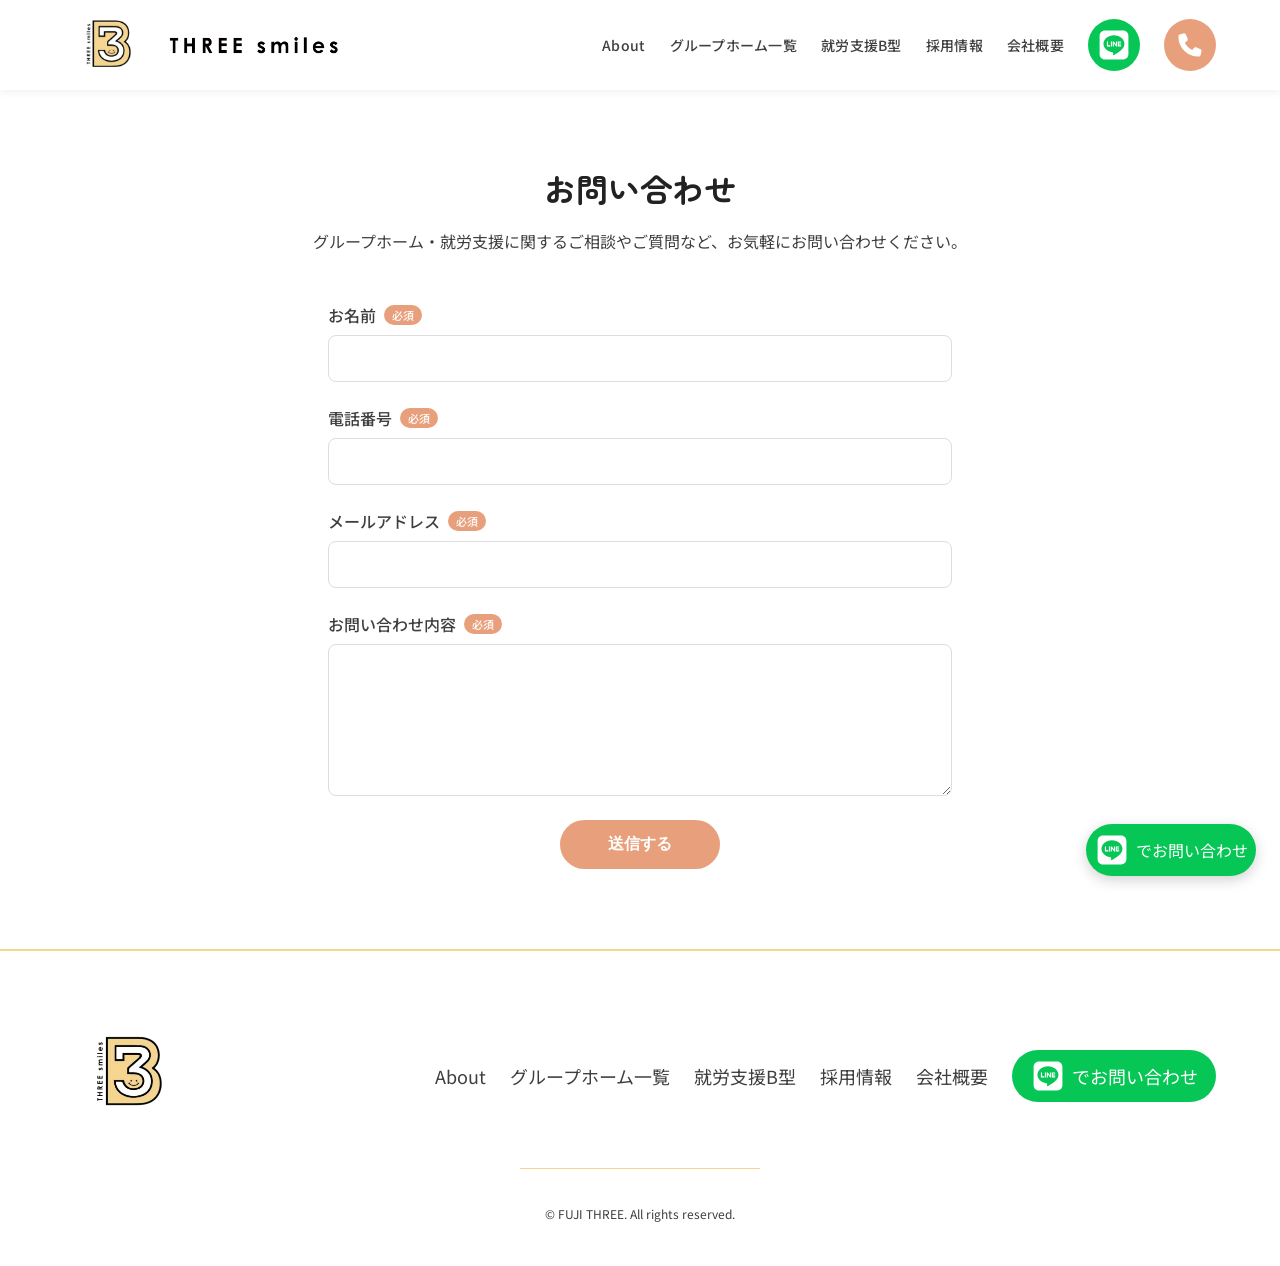
<file: fukushi/contact.html>
<!DOCTYPE html>
<html lang="ja">
<head>
    <meta charset="UTF-8">
    <link rel="icon" type="image/webp" href="images/logo/three-smiles.webp" />
    <link rel="preload" as="image" href="images/logo/three-smiles.webp" fetchpriority="high">
    <meta name="viewport" content="width=device-width, initial-scale=1.0">
    <title>お問い合わせ | FUJI THREE</title>
    <link rel="preconnect" href="https://fonts.googleapis.com">
    <link rel="preconnect" href="https://fonts.gstatic.com" crossorigin>
    <link rel="preload" as="style" href="https://fonts.googleapis.com/css2?family=Zen+Maru+Gothic:wght@400;500;700&family=Noto+Sans+JP:wght@400;500;700&display=swap">
    <link rel="stylesheet" href="https://fonts.googleapis.com/css2?family=Zen+Maru+Gothic:wght@400;500;700&family=Noto+Sans+JP:wght@400;500;700&display=swap" media="print" onload="this.media='all'; this.onload=null;">
    <noscript><link rel="stylesheet" href="https://fonts.googleapis.com/css2?family=Zen+Maru+Gothic:wght@400;500;700&family=Noto+Sans+JP:wght@400;500;700&display=swap"></noscript>
    <link rel="stylesheet" href="css/common.css">
    <link rel="stylesheet" href="css/contact.css">
</head>
<body>
    <main id="contact-page">
        <section class="contact-hero">
            <h1>お問い合わせ</h1>
            <p>グループホーム・就労支援に関するご相談やご質問など、お気軽にお問い合わせください。</p>
        </section>

        <section class="contact-form-section">
            <h5 id="formMessage" class="form-message" hidden></h5>

            <form class="contact-form" action="api/send.php" method="post">
                <div class="form-field">
                    <label for="name">お名前<span class="required-badge">必須</span></label>
                    <input type="text" id="name" name="name" autocomplete="name" required>
                </div>

                <div class="form-field">
                    <label for="tel">電話番号<span class="required-badge">必須</span></label>
                    <input type="tel" id="tel" name="tel" autocomplete="tel" required>
                </div>

                <div class="form-field">
                    <label for="email">メールアドレス<span class="required-badge">必須</span></label>
                    <input type="email" id="email" name="email" autocomplete="email" required>
                </div>

                <div class="form-field">
                    <label for="message">お問い合わせ内容<span class="required-badge">必須</span></label>
                    <textarea id="message" name="message" rows="6" required></textarea>
                </div>

                <div class="form-field form-field--hidden" aria-hidden="true">
                    <label for="website">website</label>
                    <input type="text" id="website" name="website" tabindex="-1" autocomplete="off">
                </div>

                <button type="submit" class="form-submit">送信する</button>
            </form>
        </section>
    </main>

    <script src="js/main.js" defer></script>
    <script src="js/contact.js" defer></script>
</body>
</html>
</file>
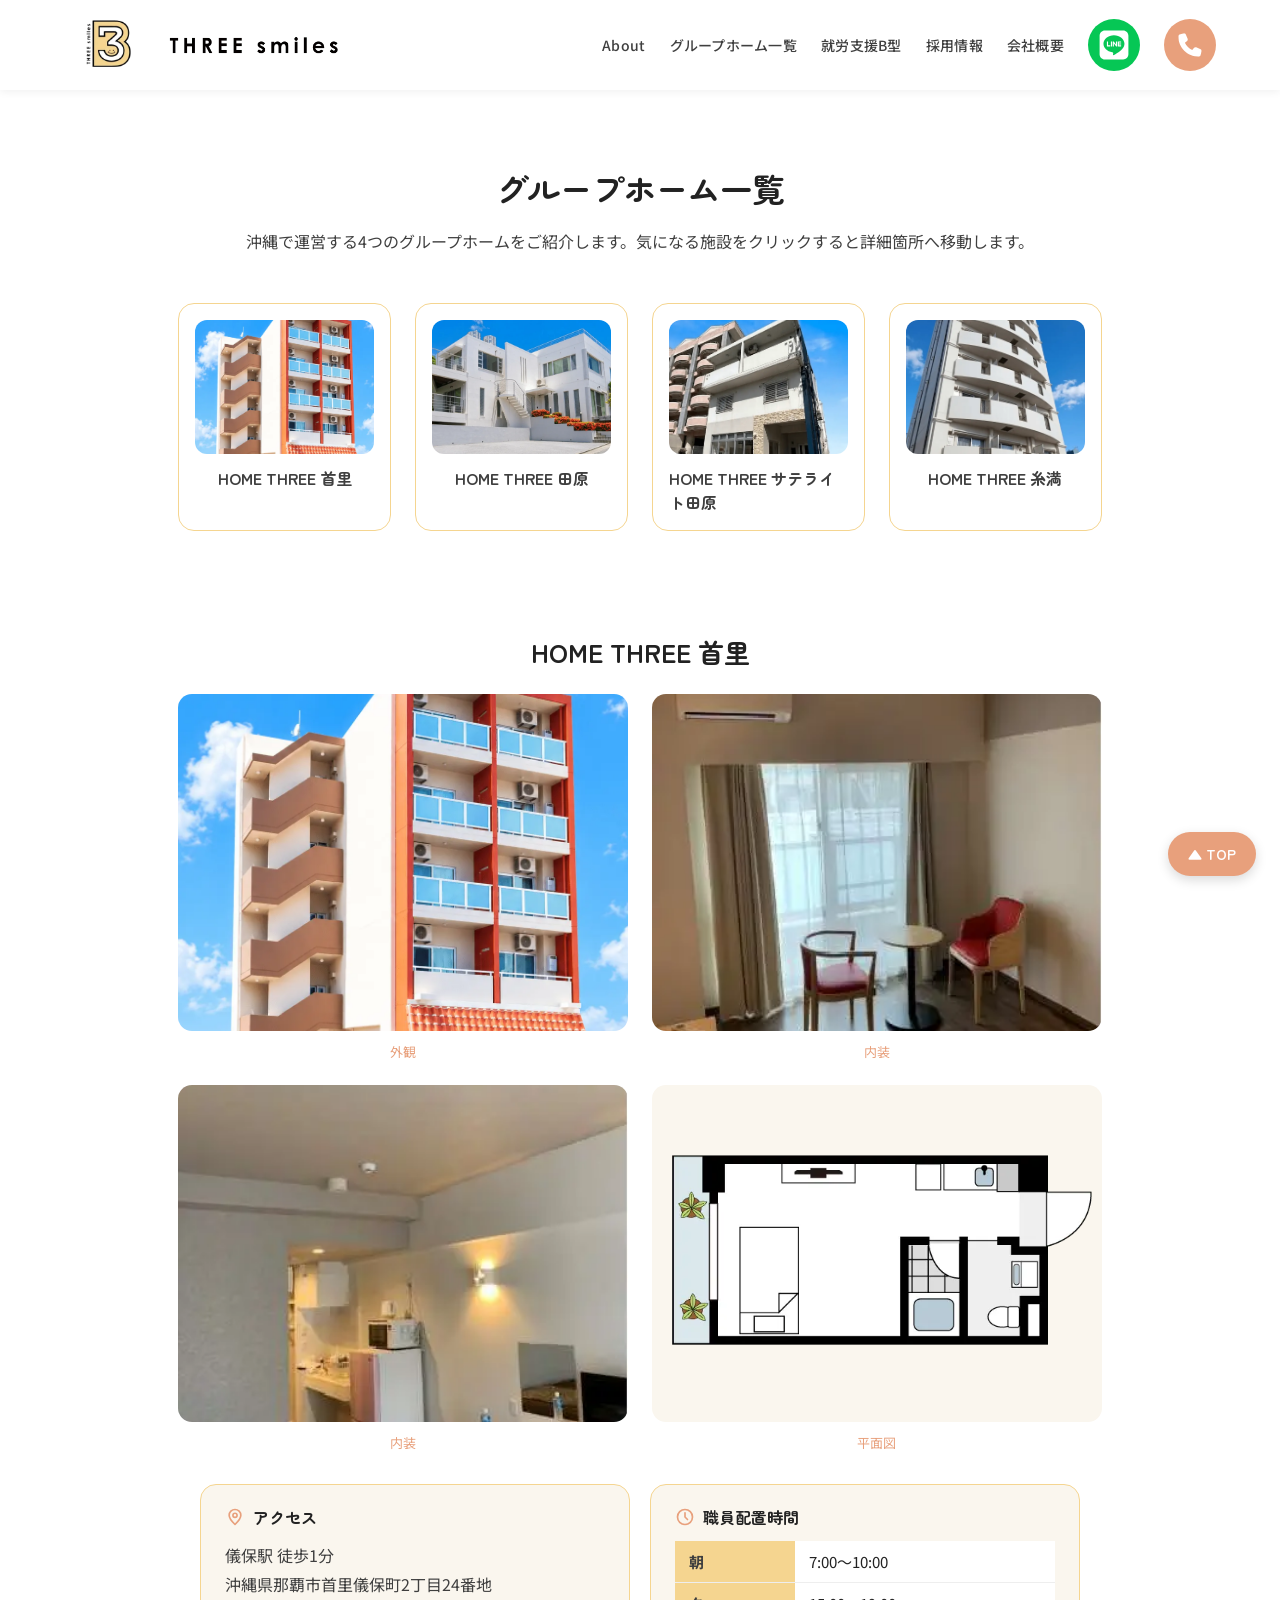
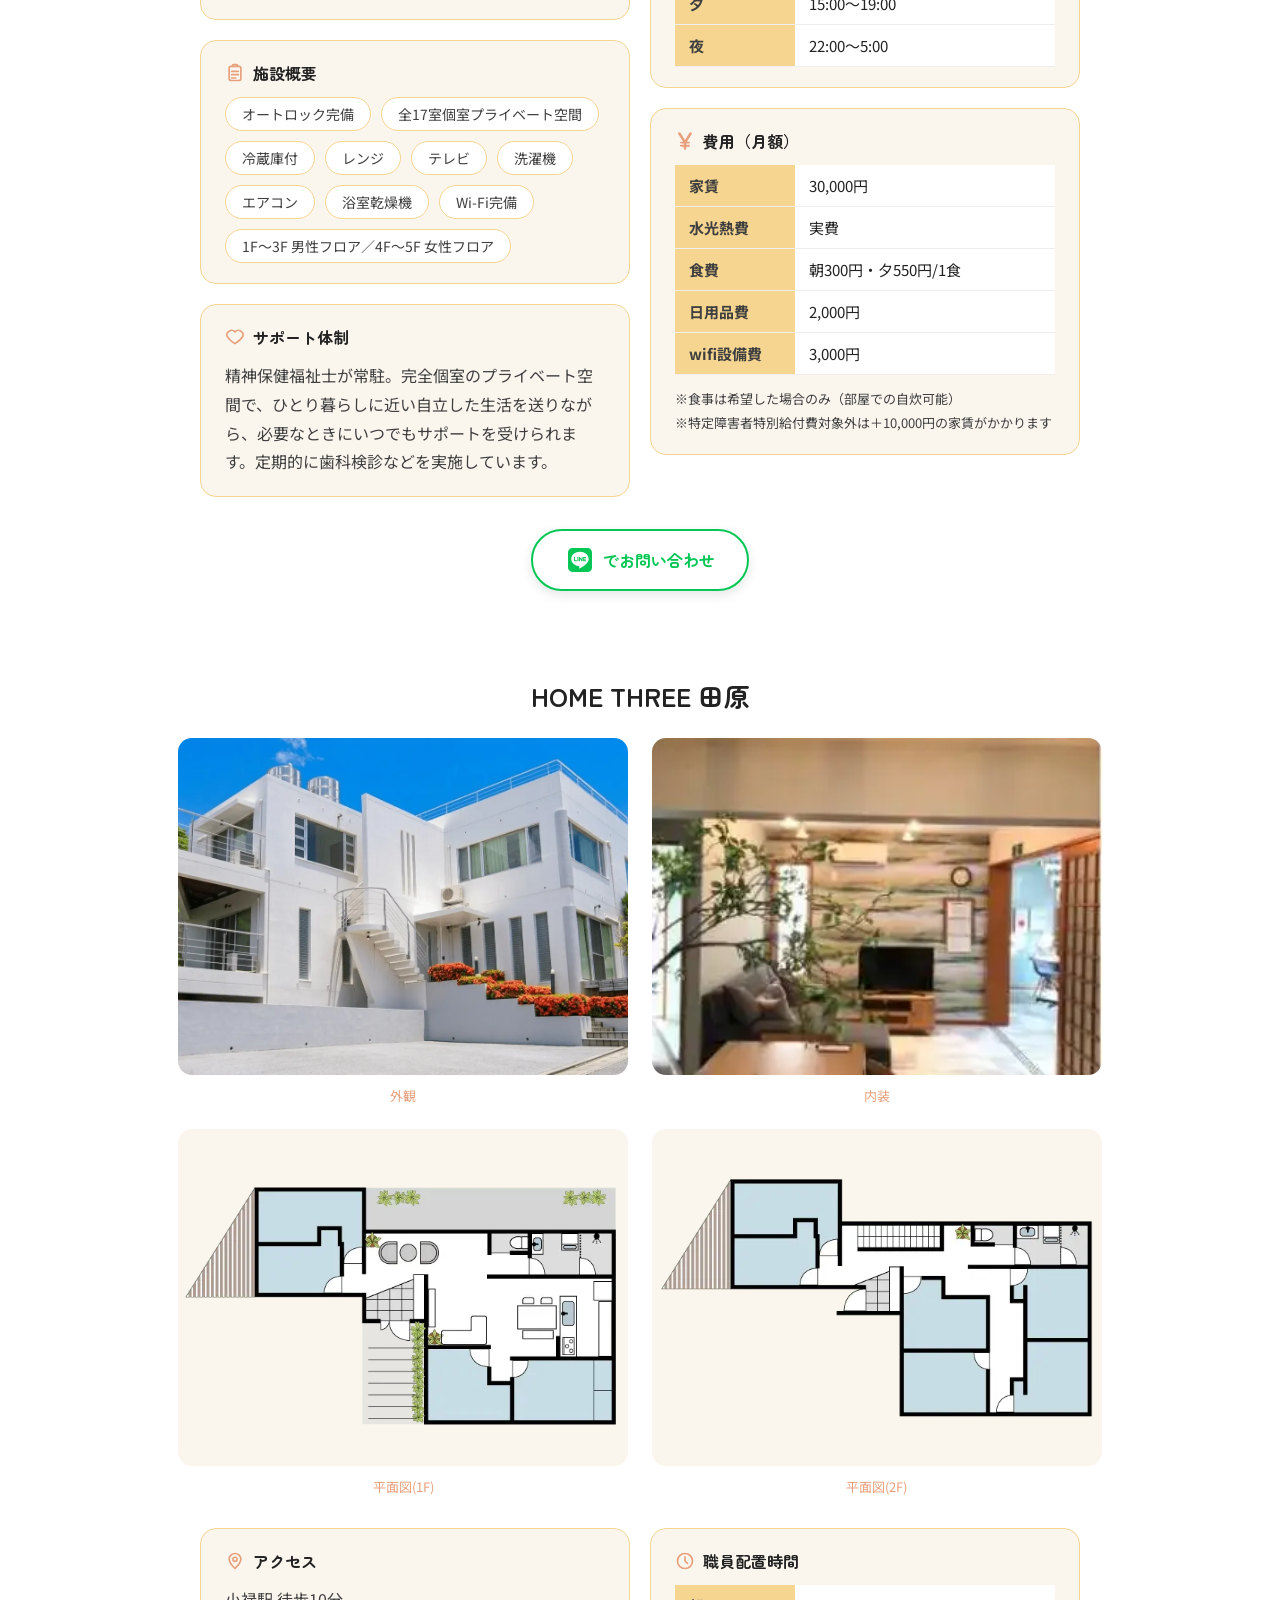
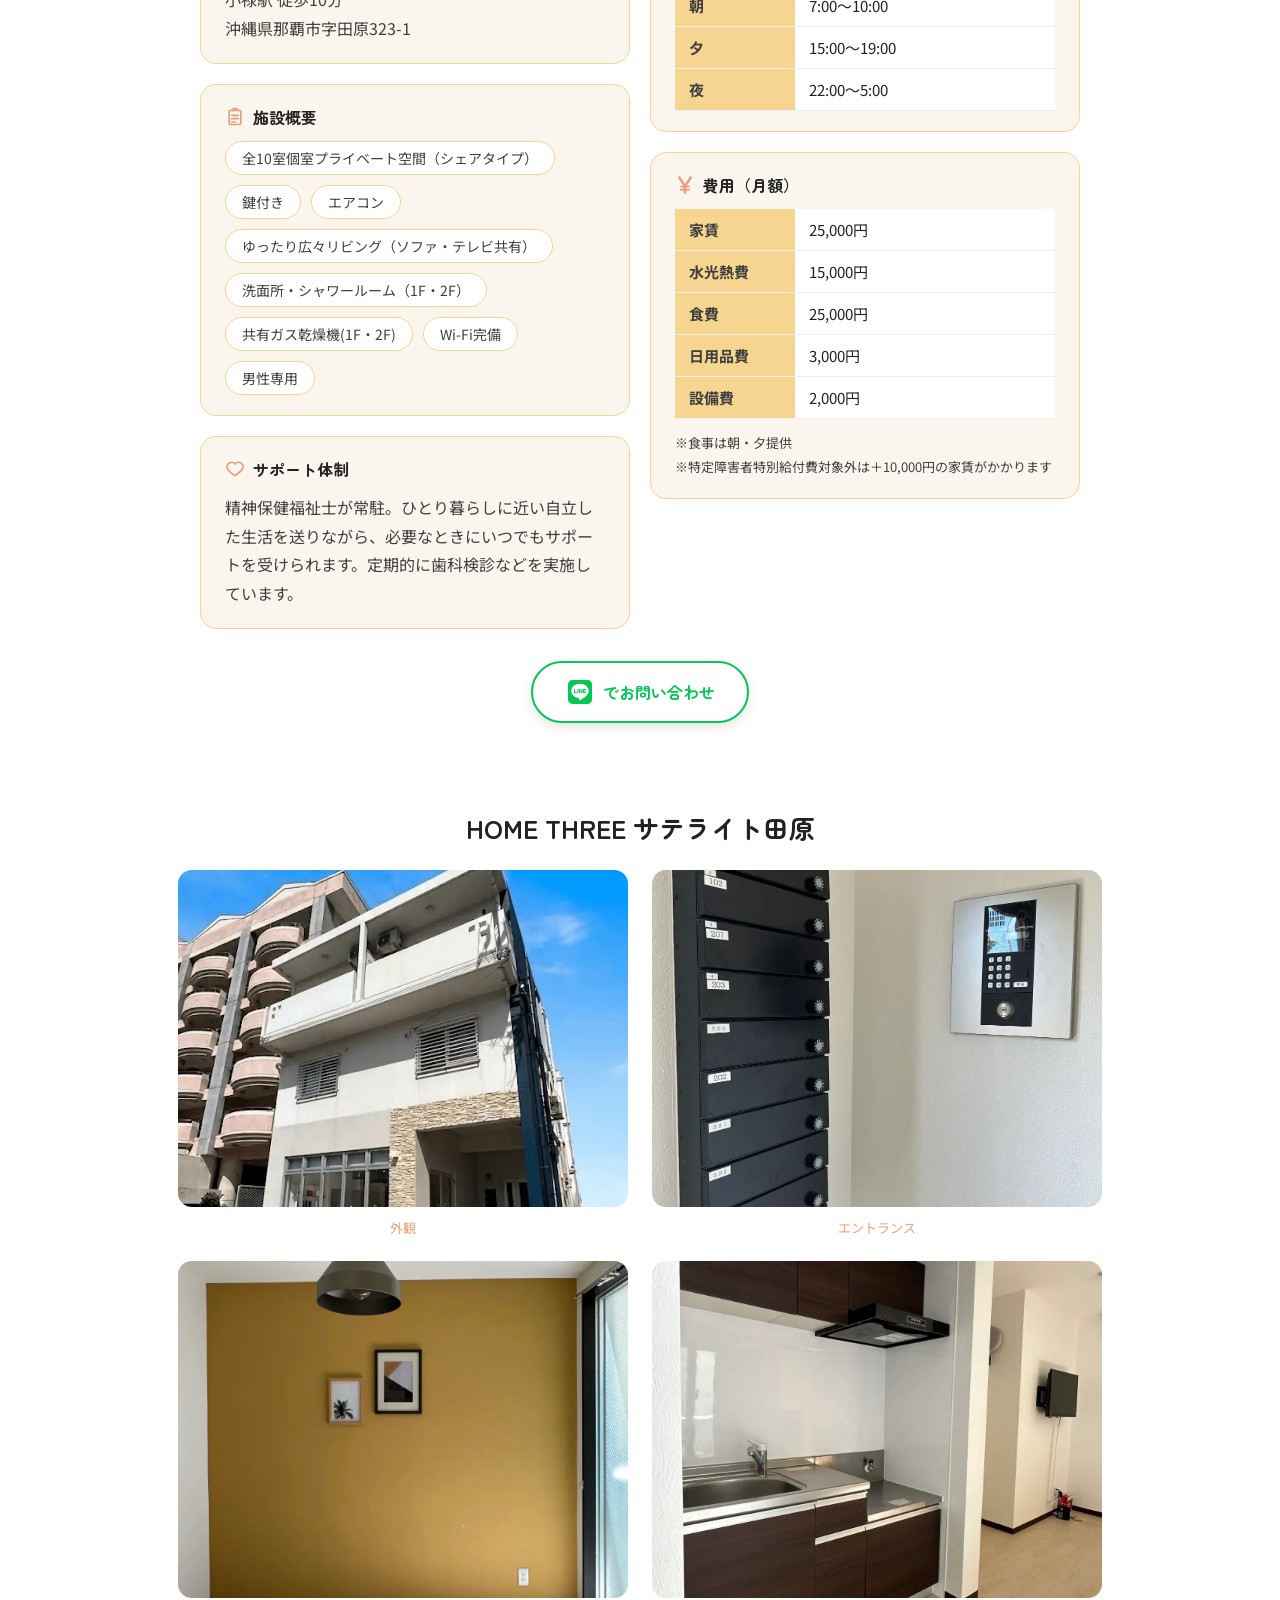
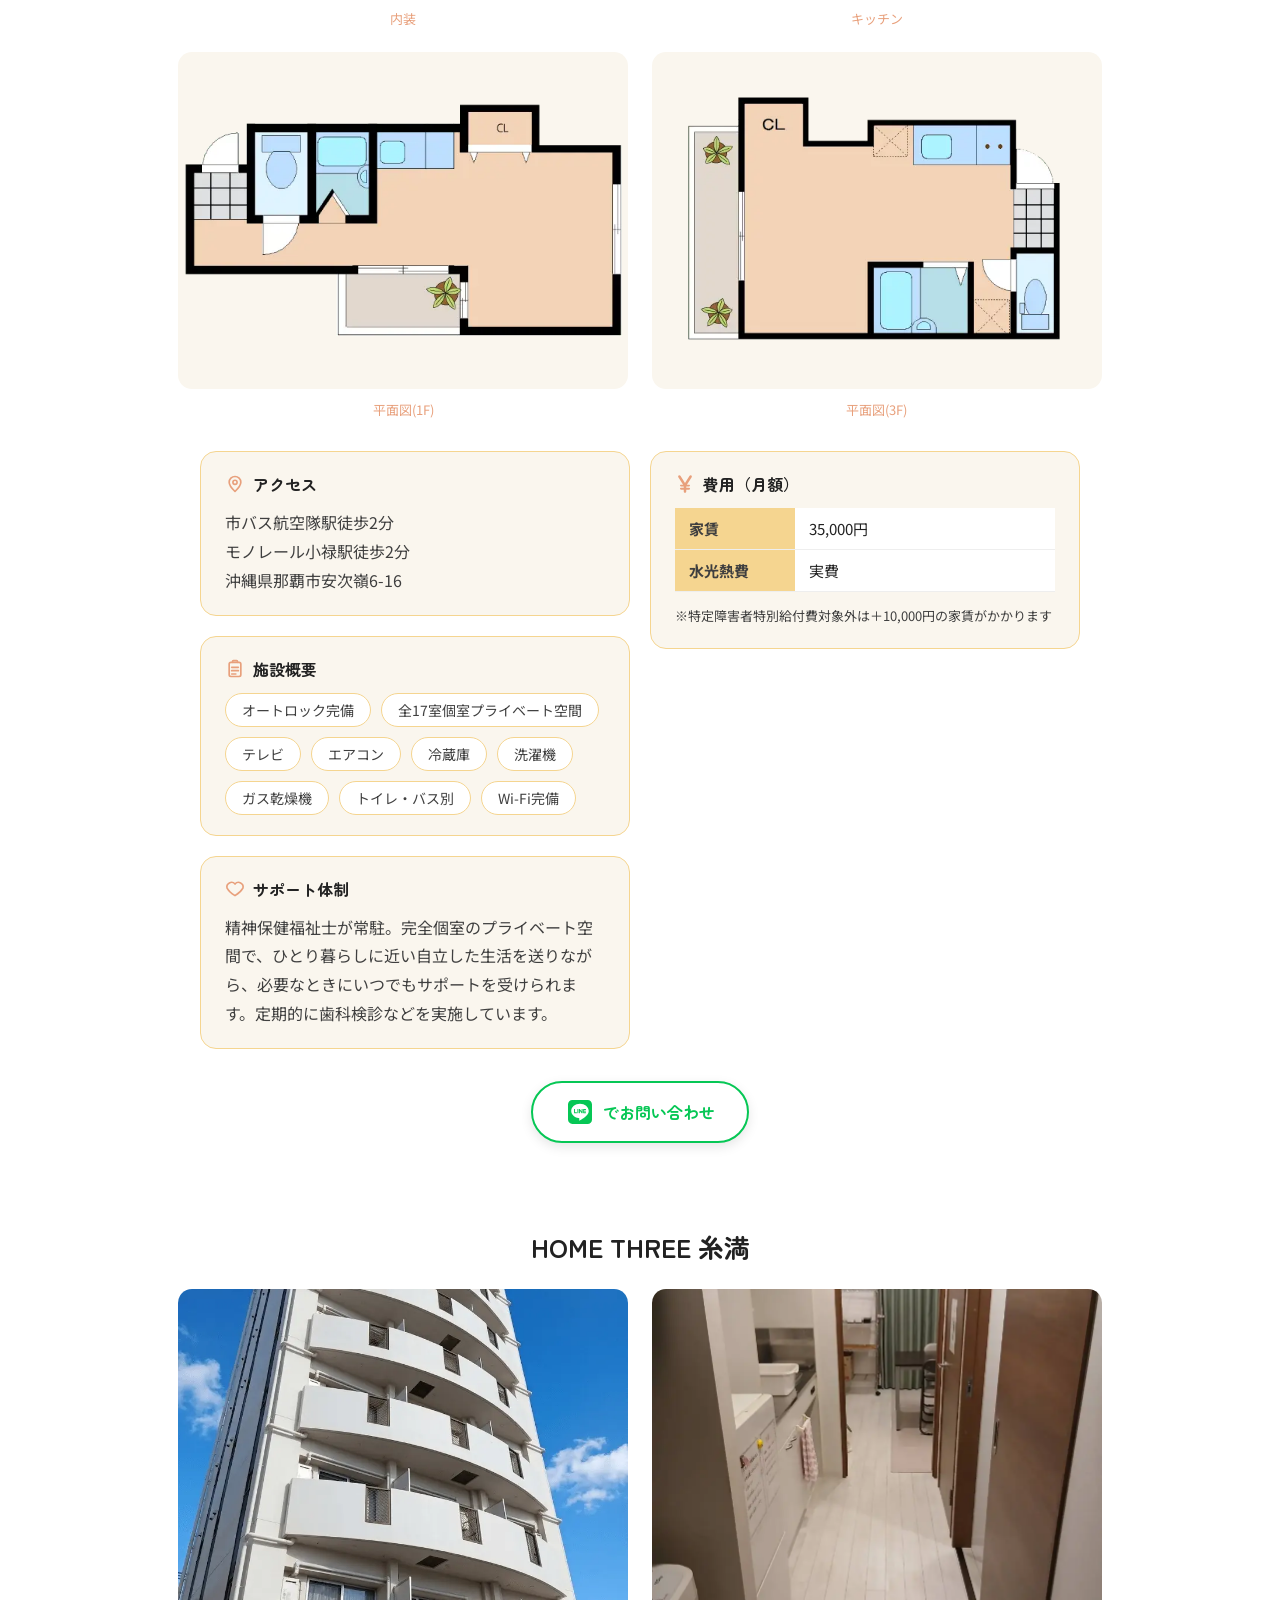
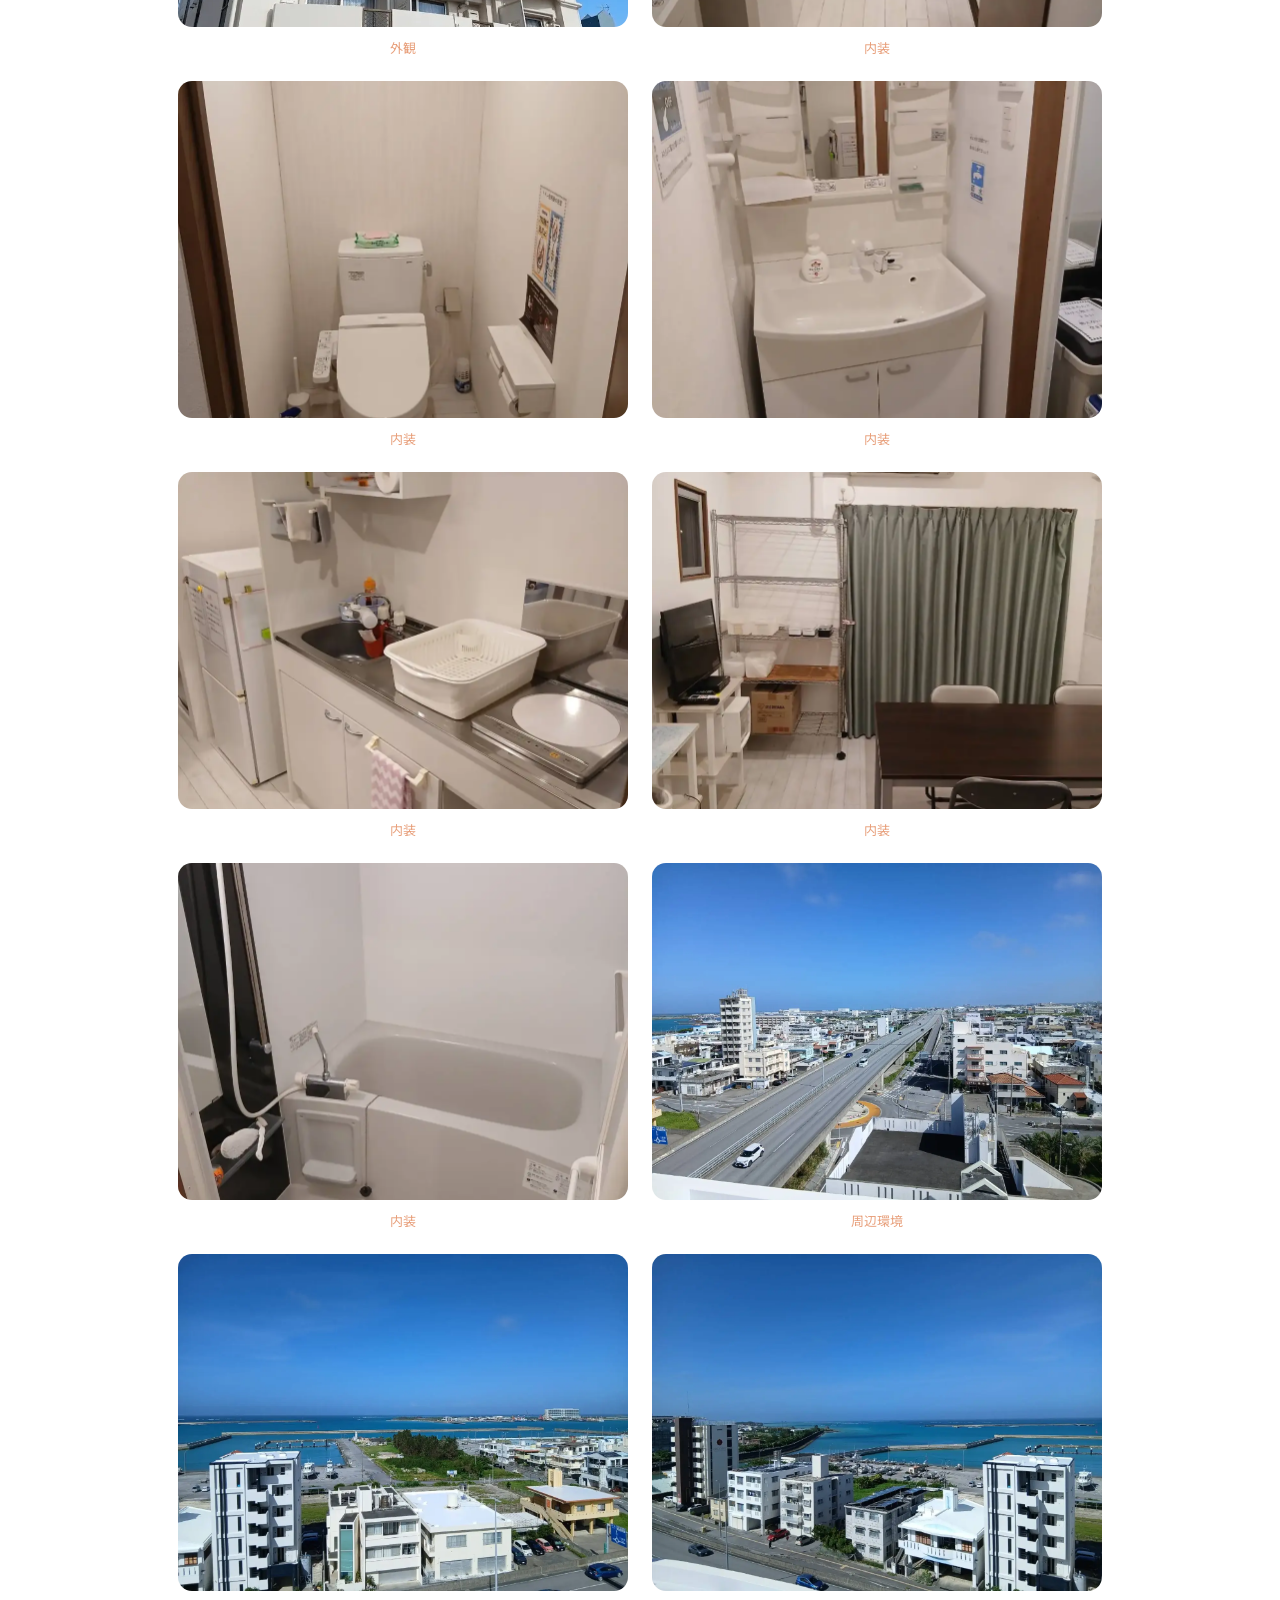
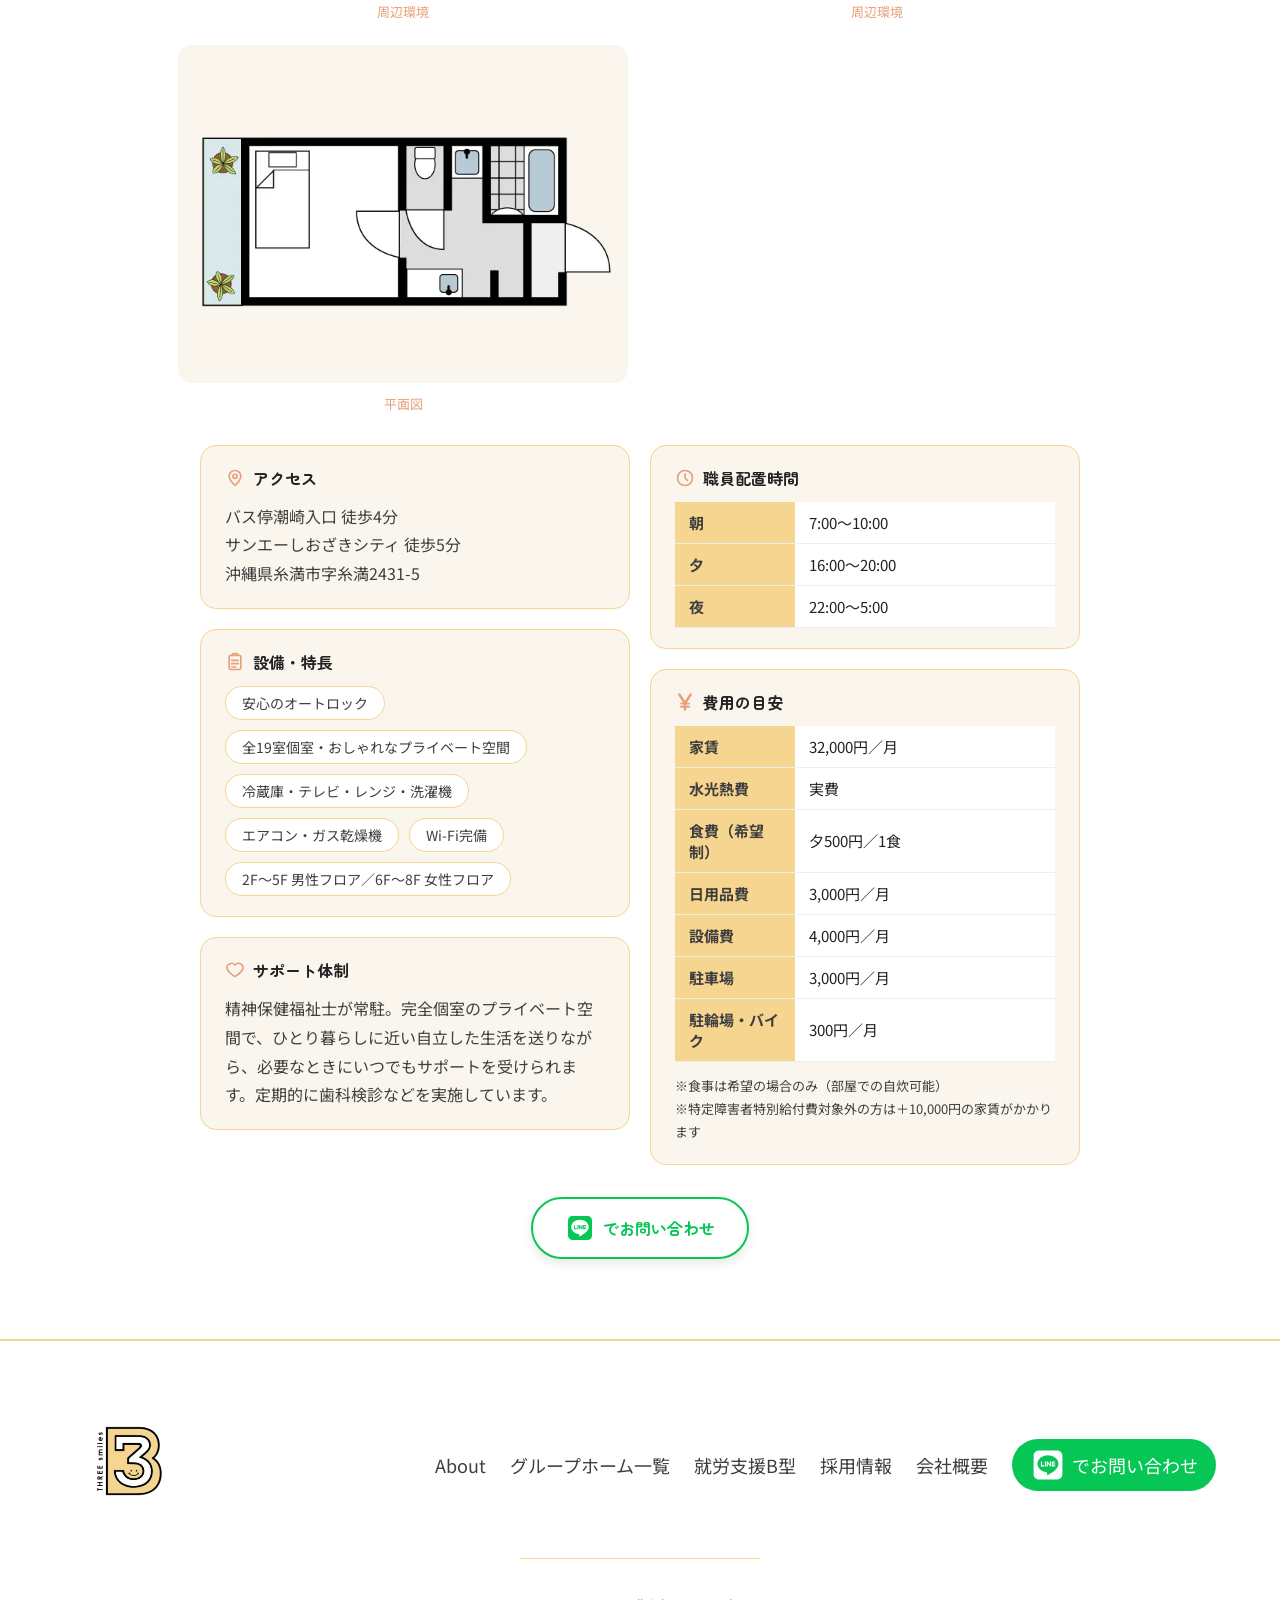
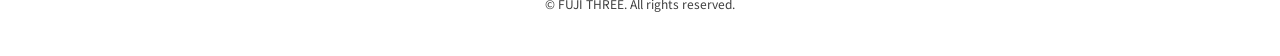
<file: fukushi/group-homes.html>
<!DOCTYPE html>
<html lang="ja">
<head>
    <meta charset="UTF-8">
    <link rel="icon" type="image/webp" href="images/logo/three-smiles.webp" />
    <link rel="preload" as="image" href="images/logo/three-smiles.webp" fetchpriority="high">
    <meta name="viewport" content="width=device-width, initial-scale=1.0">
    <title>グループホーム一覧 | FUJI THREE</title>
    <link rel="preconnect" href="https://fonts.googleapis.com">
    <link rel="preconnect" href="https://fonts.gstatic.com" crossorigin>
    <link rel="preload" as="style" href="https://fonts.googleapis.com/css2?family=Zen+Maru+Gothic:wght@400;500;700&family=Noto+Sans+JP:wght@400;500;700&display=swap">
    <link rel="stylesheet" href="https://fonts.googleapis.com/css2?family=Zen+Maru+Gothic:wght@400;500;700&family=Noto+Sans+JP:wght@400;500;700&display=swap" media="print" onload="this.media='all'; this.onload=null;">
    <noscript><link rel="stylesheet" href="https://fonts.googleapis.com/css2?family=Zen+Maru+Gothic:wght@400;500;700&family=Noto+Sans+JP:wght@400;500;700&display=swap"></noscript>
    <link rel="stylesheet" href="css/common.css">
    <link rel="stylesheet" href="css/group-homes.css">
</head>
<body id="top">
    <main class="group-homes-page">
        <section class="group-homes-hero">
            <h1>グループホーム一覧</h1>
            <p>沖縄で運営する4つのグループホームをご紹介します。気になる施設をクリックすると詳細箇所へ移動します。</p>
        </section>

        <nav class="group-homes-toc" aria-label="グループホーム一覧の目次">
            <a href="#hibis-shuri" class="toc-item">
                <img src="images/shuri/shuri_exterior.webp" alt="HOME THREE 首里 外観">
                <span class="toc-item-name">HOME THREE 首里</span>
            </a>
            <a href="#naha-tahara" class="toc-item">
                <img src="images/tahara/tahara_exterior.webp" alt="HOME THREE 田原 外観">
                <span class="toc-item-name">HOME THREE 田原</span>
            </a>
            <a href="#satellite-tahara" class="toc-item">
                <img src="images/satellite_tahara/satellite_exterior.webp" alt="HOME THREE サテライト田原 外観">
                <span class="toc-item-name">HOME THREE サテライト田原</span>
            </a>
            <a href="#itoman" class="toc-item">
                <img src="images/itoman/itoman_exterior.webp" alt="HOME THREE 糸満">
                <span class="toc-item-name">HOME THREE 糸満</span>
            </a>
        </nav>

        <div class="group-home-sections">
            <section id="hibis-shuri" class="group-home-section">
                <h2 class="group-home-name">HOME THREE 首里</h2>

                <div class="group-home-gallery">
                    <figure class="gallery-item">
                        <img src="images/shuri/shuri_exterior.webp" alt="ハイビス首里 外観">
                        <figcaption>外観</figcaption>
                    </figure>
                    <figure class="gallery-item">
                        <img src="images/shuri/shuri_interior.webp" alt="ハイビス首里 内装">
                        <figcaption>内装</figcaption>
                    </figure>
                    <figure class="gallery-item">
                        <img src="images/shuri/shuri_interior2.webp" alt="ハイビス首里 内装">
                        <figcaption>内装</figcaption>
                    </figure>
                    <figure class="gallery-item gallery-item--floor">
                        <img src="images/shuri/shuri_floor.webp" alt="ハイビス首里 平面図">
                        <figcaption>平面図</figcaption>
                    </figure>
                </div>

                <div class="group-home-detail">
                    <div class="detail-columns">
                        <div class="detail-column">
                            <div class="detail-card">
                                <h3><svg class="detail-icon" viewBox="0 0 24 24" fill="none" stroke="currentColor" stroke-width="2" stroke-linecap="round" stroke-linejoin="round" aria-hidden="true"><path d="M12 21s7-6.5 7-11a7 7 0 1 0-14 0c0 4.5 7 11 7 11z" /><circle cx="12" cy="10" r="2.5" /></svg>アクセス</h3>
                                <p>儀保駅 徒歩1分</p>
                                <p>沖縄県那覇市首里儀保町2丁目24番地</p>
                            </div>

                            <div class="detail-card">
                                <h3><svg class="detail-icon" viewBox="0 0 24 24" fill="none" stroke="currentColor" stroke-width="2" stroke-linecap="round" stroke-linejoin="round" aria-hidden="true"><rect x="5" y="4" width="14" height="17" rx="2" /><path d="M9 4V3a1 1 0 0 1 1-1h4a1 1 0 0 1 1 1v1" /><line x1="8" y1="10" x2="16" y2="10" /><line x1="8" y1="14" x2="16" y2="14" /><line x1="8" y1="18" x2="13" y2="18" /></svg>施設概要</h3>
                                <ul class="feature-list">
                                    <li>オートロック完備</li>
                                    <li>全17室個室プライベート空間</li>
                                    <li>冷蔵庫付</li>
                                    <li>レンジ</li>
                                    <li>テレビ</li>
                                    <li>洗濯機</li>
                                    <li>エアコン</li>
                                    <li>浴室乾燥機</li>
                                    <li>Wi-Fi完備</li>
                                    <li>1F〜3F 男性フロア／4F〜5F 女性フロア</li>
                                </ul>
                            </div>

                            <div class="detail-card">
                                <h3><svg class="detail-icon" viewBox="0 0 24 24" fill="none" stroke="currentColor" stroke-width="2" stroke-linecap="round" stroke-linejoin="round" aria-hidden="true"><path d="M12 20s-7-4.35-9.5-9A5.5 5.5 0 0 1 12 6a5.5 5.5 0 0 1 9.5 5c-2.5 4.65-9.5 9-9.5 9z" /></svg>サポート体制</h3>
                                <p>精神保健福祉士が常駐。完全個室のプライベート空間で、ひとり暮らしに近い自立した生活を送りながら、必要なときにいつでもサポートを受けられます。定期的に歯科検診などを実施しています。</p>
                            </div>
                        </div>

                        <div class="detail-column">
                            <div class="detail-card">
                                <h3><svg class="detail-icon" viewBox="0 0 24 24" fill="none" stroke="currentColor" stroke-width="2" stroke-linecap="round" stroke-linejoin="round" aria-hidden="true"><circle cx="12" cy="12" r="9" /><path d="M12 7v5l3 3" /></svg>職員配置時間</h3>
                                <table class="detail-table">
                                    <tbody>
                                        <tr><th>朝</th><td>7:00〜10:00</td></tr>
                                        <tr><th>夕</th><td>15:00〜19:00</td></tr>
                                        <tr><th>夜</th><td>22:00〜5:00</td></tr>
                                    </tbody>
                                </table>
                            </div>

                            <div class="detail-card">
                                <h3><svg class="detail-icon" viewBox="0 0 384 512" fill="currentColor" aria-hidden="true"><path d="M74.9 46.7c-9.6-14.9-29.4-19.2-44.2-9.6S11.5 66.4 21.1 81.3L143.7 272 88 272c-13.3 0-24 10.7-24 24s10.7 24 24 24l72 0 0 32-72 0c-13.3 0-24 10.7-24 24s10.7 24 24 24l72 0 0 48c0 17.7 14.3 32 32 32s32-14.3 32-32l0-48 72 0c13.3 0 24-10.7 24-24s-10.7-24-24-24l-72 0 0-32 72 0c13.3 0 24-10.7 24-24s-10.7-24-24-24l-55.7 0 122.6-190.7c9.6-14.9 5.3-34.7-9.6-44.2s-34.7-5.3-44.2 9.6L192 228.8 74.9 46.7z"/></svg>費用（月額）</h3>
                                <table class="detail-table">
                                    <tbody>
                                        <tr><th>家賃</th><td>30,000円</td></tr>
                                        <tr><th>水光熱費</th><td>実費</td></tr>
                                        <tr><th>食費</th><td>朝300円・夕550円/1食</td></tr>
                                        <tr><th>日用品費</th><td>2,000円</td></tr>
                                        <tr><th>wifi設備費</th><td>3,000円</td></tr>
                                    </tbody>
                                </table>
                                <p class="detail-note">
                                    ※食事は希望した場合のみ（部屋での自炊可能）<br>
                                    ※特定障害者特別給付費対象外は＋10,000円の家賃がかかります
                                </p>
                            </div>
                        </div>
                    </div>
                </div>
                <a href="https://lin.ee/XYxqGe5" class="group-home-line-btn" target="_blank" rel="noopener" data-line-cta></a>
            </section>

            <section id="naha-tahara" class="group-home-section">
                <h2 class="group-home-name">HOME THREE 田原</h2>

                <div class="group-home-gallery">
                    <figure class="gallery-item">
                        <img src="images/tahara/tahara_exterior.webp" alt="ナハ田原 外観">
                        <figcaption>外観</figcaption>
                    </figure>
                    <figure class="gallery-item">
                        <img src="images/tahara/tahara_interior.webp" alt="ナハ田原 内装">
                        <figcaption>内装</figcaption>
                    </figure>
                    <figure class="gallery-item gallery-item--floor">
                        <img src="images/tahara/tahara_floor1F.webp" alt="ナハ田原 平面図1F">
                        <figcaption>平面図(1F)</figcaption>
                    </figure>
                    <figure class="gallery-item gallery-item--floor">
                        <img src="images/tahara/tahara_floor2F.webp" alt="ナハ田原 平面図2F">
                        <figcaption>平面図(2F)</figcaption>
                    </figure>
                </div>

                <div class="group-home-detail">
                    <div class="detail-columns">
                        <div class="detail-column">
                            <div class="detail-card">
                                <h3><svg class="detail-icon" viewBox="0 0 24 24" fill="none" stroke="currentColor" stroke-width="2" stroke-linecap="round" stroke-linejoin="round" aria-hidden="true"><path d="M12 21s7-6.5 7-11a7 7 0 1 0-14 0c0 4.5 7 11 7 11z" /><circle cx="12" cy="10" r="2.5" /></svg>アクセス</h3>
                                <p>小禄駅 徒歩10分</p>
                                <p>沖縄県那覇市字田原323-1</p>
                            </div>

                            <div class="detail-card">
                                <h3><svg class="detail-icon" viewBox="0 0 24 24" fill="none" stroke="currentColor" stroke-width="2" stroke-linecap="round" stroke-linejoin="round" aria-hidden="true"><rect x="5" y="4" width="14" height="17" rx="2" /><path d="M9 4V3a1 1 0 0 1 1-1h4a1 1 0 0 1 1 1v1" /><line x1="8" y1="10" x2="16" y2="10" /><line x1="8" y1="14" x2="16" y2="14" /><line x1="8" y1="18" x2="13" y2="18" /></svg>施設概要</h3>
                                <ul class="feature-list">
                                    <li>全10室個室プライベート空間（シェアタイプ）</li>
                                    <li>鍵付き</li>
                                    <li>エアコン</li>
                                    <li>ゆったり広々リビング（ソファ・テレビ共有）</li>
                                    <li>洗面所・シャワールーム（1F・2F）</li>
                                    <li>共有ガス乾燥機(1F・2F)</li>
                                    <li>Wi-Fi完備</li>
                                    <li>男性専用</li>
                                </ul>
                            </div>

                            <div class="detail-card">
                                <h3><svg class="detail-icon" viewBox="0 0 24 24" fill="none" stroke="currentColor" stroke-width="2" stroke-linecap="round" stroke-linejoin="round" aria-hidden="true"><path d="M12 20s-7-4.35-9.5-9A5.5 5.5 0 0 1 12 6a5.5 5.5 0 0 1 9.5 5c-2.5 4.65-9.5 9-9.5 9z" /></svg>サポート体制</h3>
                                <p>精神保健福祉士が常駐。ひとり暮らしに近い自立した生活を送りながら、必要なときにいつでもサポートを受けられます。定期的に歯科検診などを実施しています。</p>
                            </div>
                        </div>

                        <div class="detail-column">
                            <div class="detail-card">
                                <h3><svg class="detail-icon" viewBox="0 0 24 24" fill="none" stroke="currentColor" stroke-width="2" stroke-linecap="round" stroke-linejoin="round" aria-hidden="true"><circle cx="12" cy="12" r="9" /><path d="M12 7v5l3 3" /></svg>職員配置時間</h3>
                                <table class="detail-table">
                                    <tbody>
                                        <tr><th>朝</th><td>7:00〜10:00</td></tr>
                                        <tr><th>夕</th><td>15:00〜19:00</td></tr>
                                        <tr><th>夜</th><td>22:00〜5:00</td></tr>
                                    </tbody>
                                </table>
                            </div>

                            <div class="detail-card">
                                <h3><svg class="detail-icon" viewBox="0 0 384 512" fill="currentColor" aria-hidden="true"><path d="M74.9 46.7c-9.6-14.9-29.4-19.2-44.2-9.6S11.5 66.4 21.1 81.3L143.7 272 88 272c-13.3 0-24 10.7-24 24s10.7 24 24 24l72 0 0 32-72 0c-13.3 0-24 10.7-24 24s10.7 24 24 24l72 0 0 48c0 17.7 14.3 32 32 32s32-14.3 32-32l0-48 72 0c13.3 0 24-10.7 24-24s-10.7-24-24-24l-72 0 0-32 72 0c13.3 0 24-10.7 24-24s-10.7-24-24-24l-55.7 0 122.6-190.7c9.6-14.9 5.3-34.7-9.6-44.2s-34.7-5.3-44.2 9.6L192 228.8 74.9 46.7z"/></svg>費用（月額）</h3>
                                <table class="detail-table">
                                    <tbody>
                                        <tr><th>家賃</th><td>25,000円</td></tr>
                                        <tr><th>水光熱費</th><td>15,000円</td></tr>
                                        <tr><th>食費</th><td>25,000円</td></tr>
                                        <tr><th>日用品費</th><td>3,000円</td></tr>
                                        <tr><th>設備費</th><td>2,000円</td></tr>
                                    </tbody>
                                </table>
                                <p class="detail-note">
                                    ※食事は朝・夕提供<br>
                                    ※特定障害者特別給付費対象外は＋10,000円の家賃がかかります
                                </p>
                            </div>
                        </div>
                    </div>
                </div>

                <a href="https://lin.ee/XYxqGe5" class="group-home-line-btn" target="_blank" rel="noopener" data-line-cta></a>
            </section>

            <section id="satellite-tahara" class="group-home-section">
                <h2 class="group-home-name">HOME THREE サテライト田原</h2>

                <div class="group-home-gallery">
                    <figure class="gallery-item">
                        <img src="images/satellite_tahara/satellite_exterior.webp" alt="サテライト田原 外観">
                        <figcaption>外観</figcaption>
                    </figure>
                    <figure class="gallery-item">
                        <img src="images/satellite_tahara/satellite_entrance.webp" alt="サテライト田原 エントランス">
                        <figcaption>エントランス</figcaption>
                    </figure>
                    <figure class="gallery-item">
                        <img src="images/satellite_tahara/satellite_interior.webp" alt="サテライト田原 内装">
                        <figcaption>内装</figcaption>
                    </figure>
                    <figure class="gallery-item">
                        <img src="images/satellite_tahara/satellite_kitchin.webp" alt="サテライト田原 キッチン">
                        <figcaption>キッチン</figcaption>
                    </figure>
                    <figure class="gallery-item gallery-item--floor">
                        <img src="images/satellite_tahara/satellite_floor1F.webp" alt="サテライト田原 平面図（1F）">
                        <figcaption>平面図(1F)</figcaption>
                    </figure>
                    <figure class="gallery-item gallery-item--floor">
                        <img src="images/satellite_tahara/satellite_floor3F.webp" alt="サテライト田原 平面図（3F）">
                        <figcaption>平面図(3F)</figcaption>
                    </figure>
                </div>

                <div class="group-home-detail">
                    <div class="detail-columns">
                        <div class="detail-column">
                            <div class="detail-card">
                                <h3><svg class="detail-icon" viewBox="0 0 24 24" fill="none" stroke="currentColor" stroke-width="2" stroke-linecap="round" stroke-linejoin="round" aria-hidden="true"><path d="M12 21s7-6.5 7-11a7 7 0 1 0-14 0c0 4.5 7 11 7 11z" /><circle cx="12" cy="10" r="2.5" /></svg>アクセス</h3>
                                <p>市バス航空隊駅徒歩2分</p>
                                <p>モノレール小禄駅徒歩2分</p>
                                <p>沖縄県那覇市安次嶺6-16</p>
                            </div>

                            <div class="detail-card">
                                <h3><svg class="detail-icon" viewBox="0 0 24 24" fill="none" stroke="currentColor" stroke-width="2" stroke-linecap="round" stroke-linejoin="round" aria-hidden="true"><rect x="5" y="4" width="14" height="17" rx="2" /><path d="M9 4V3a1 1 0 0 1 1-1h4a1 1 0 0 1 1 1v1" /><line x1="8" y1="10" x2="16" y2="10" /><line x1="8" y1="14" x2="16" y2="14" /><line x1="8" y1="18" x2="13" y2="18" /></svg>施設概要</h3>
                                <ul class="feature-list">
                                    <li>オートロック完備</li>
                                    <li>全17室個室プライベート空間</li>
                                    <li>テレビ</li>
                                    <li>エアコン</li>
                                    <li>冷蔵庫</li>
                                    <li>洗濯機</li>
                                    <li>ガス乾燥機</li>
                                    <li>トイレ・バス別</li>
                                    <li>Wi-Fi完備</li>
                                </ul>
                            </div>

                            <div class="detail-card">
                                <h3><svg class="detail-icon" viewBox="0 0 24 24" fill="none" stroke="currentColor" stroke-width="2" stroke-linecap="round" stroke-linejoin="round" aria-hidden="true"><path d="M12 20s-7-4.35-9.5-9A5.5 5.5 0 0 1 12 6a5.5 5.5 0 0 1 9.5 5c-2.5 4.65-9.5 9-9.5 9z" /></svg>サポート体制</h3>
                                <p>精神保健福祉士が常駐。完全個室のプライベート空間で、ひとり暮らしに近い自立した生活を送りながら、必要なときにいつでもサポートを受けられます。定期的に歯科検診などを実施しています。</p>
                            </div>
                        </div>

                        <div class="detail-column">
                            <!-- <div class="detail-card">
                                <h3><svg class="detail-icon" viewBox="0 0 24 24" fill="none" stroke="currentColor" stroke-width="2" stroke-linecap="round" stroke-linejoin="round" aria-hidden="true"><circle cx="12" cy="12" r="9" /><path d="M12 7v5l3 3" /></svg>職員配置時間</h3>
                                <table class="detail-table">
                                    <tbody>
                                        <tr><th>朝</th><td>7:00〜10:00</td></tr>
                                        <tr><th>夕</th><td>15:00〜19:00</td></tr>
                                        <tr><th>夜</th><td>22:00〜5:00</td></tr>
                                    </tbody>
                                </table>
                            </div> -->

                            <div class="detail-card">
                                <h3><svg class="detail-icon" viewBox="0 0 384 512" fill="currentColor" aria-hidden="true"><path d="M74.9 46.7c-9.6-14.9-29.4-19.2-44.2-9.6S11.5 66.4 21.1 81.3L143.7 272 88 272c-13.3 0-24 10.7-24 24s10.7 24 24 24l72 0 0 32-72 0c-13.3 0-24 10.7-24 24s10.7 24 24 24l72 0 0 48c0 17.7 14.3 32 32 32s32-14.3 32-32l0-48 72 0c13.3 0 24-10.7 24-24s-10.7-24-24-24l-72 0 0-32 72 0c13.3 0 24-10.7 24-24s-10.7-24-24-24l-55.7 0 122.6-190.7c9.6-14.9 5.3-34.7-9.6-44.2s-34.7-5.3-44.2 9.6L192 228.8 74.9 46.7z"/></svg>費用（月額）</h3>
                                <table class="detail-table">
                                    <tbody>
                                        <tr><th>家賃</th><td>35,000円</td></tr>
                                        <tr><th>水光熱費</th><td>実費</td></tr>
                                    </tbody>
                                </table>
                                <p class="detail-note">
                                    ※特定障害者特別給付費対象外は＋10,000円の家賃がかかります
                                </p>
                            </div>
                        </div>
                    </div>
                </div>

                <a href="https://lin.ee/XYxqGe5" class="group-home-line-btn" target="_blank" rel="noopener" data-line-cta></a>
            </section>

            <section id="itoman" class="group-home-section">
                <h2 class="group-home-name">HOME THREE 糸満</h2>

                <div class="group-home-gallery">
                    <figure class="gallery-item">
                        <img src="images/itoman/itoman_exterior.webp" alt="HOME THREE 糸満 外観">
                        <figcaption>外観</figcaption>
                    </figure>
                    <figure class="gallery-item">
                        <img src="images/itoman/itoman_interior.webp" alt="HOME THREE 糸満 内装">
                        <figcaption>内装</figcaption>
                    </figure>
                    <figure class="gallery-item">
                        <img src="images/itoman/itoman_interior2.webp" alt="HOME THREE 糸満 内装">
                        <figcaption>内装</figcaption>
                    </figure>
                    <figure class="gallery-item">
                        <img src="images/itoman/itoman_interior3.webp" alt="HOME THREE 糸満 内装">
                        <figcaption>内装</figcaption>
                    </figure>
                    <figure class="gallery-item">
                        <img src="images/itoman/itoman_interior4.webp" alt="HOME THREE 糸満 内装">
                        <figcaption>内装</figcaption>
                    </figure>
                    <figure class="gallery-item">
                        <img src="images/itoman/itoman_interior5.webp" alt="HOME THREE 糸満 内装">
                        <figcaption>内装</figcaption>
                    </figure>
                    <figure class="gallery-item">
                        <img src="images/itoman/itoman_interior6.webp" alt="HOME THREE 糸満 内装">
                        <figcaption>内装</figcaption>
                    </figure>
                    <figure class="gallery-item">
                        <img src="images/itoman/itoman_scenery1.webp" alt="HOME THREE 糸満 周辺環境">
                        <figcaption>周辺環境</figcaption>
                    </figure>
                    <figure class="gallery-item">
                        <img src="images/itoman/itoman_scenery2.webp" alt="HOME THREE 糸満 周辺環境">
                        <figcaption>周辺環境</figcaption>
                    </figure>
                    <figure class="gallery-item">
                        <img src="images/itoman/itoman_scenery3.webp" alt="HOME THREE 糸満 周辺環境">
                        <figcaption>周辺環境</figcaption>
                    </figure>
                    <figure class="gallery-item gallery-item--floor">
                        <img src="images/itoman/itoman_floor.webp" alt="HOME THREE 糸満 平面図">
                        <figcaption>平面図</figcaption>
                    </figure>
                </div>

                <div class="group-home-detail">
                    <div class="detail-columns">
                        <div class="detail-column">
                            <div class="detail-card">
                                <h3><svg class="detail-icon" viewBox="0 0 24 24" fill="none" stroke="currentColor" stroke-width="2" stroke-linecap="round" stroke-linejoin="round" aria-hidden="true"><path d="M12 21s7-6.5 7-11a7 7 0 1 0-14 0c0 4.5 7 11 7 11z" /><circle cx="12" cy="10" r="2.5" /></svg>アクセス</h3>
                                <p>バス停潮崎入口 徒歩4分</p>
                                <p>サンエーしおざきシティ 徒歩5分</p>
                                <p>沖縄県糸満市字糸満2431-5</p>
                            </div>

                            <div class="detail-card">
                                <h3><svg class="detail-icon" viewBox="0 0 24 24" fill="none" stroke="currentColor" stroke-width="2" stroke-linecap="round" stroke-linejoin="round" aria-hidden="true"><rect x="5" y="4" width="14" height="17" rx="2" /><path d="M9 4V3a1 1 0 0 1 1-1h4a1 1 0 0 1 1 1v1" /><line x1="8" y1="10" x2="16" y2="10" /><line x1="8" y1="14" x2="16" y2="14" /><line x1="8" y1="18" x2="13" y2="18" /></svg>設備・特長</h3>
                                <ul class="feature-list">
                                    <li>安心のオートロック</li>
                                    <li>全19室個室・おしゃれなプライベート空間</li>
                                    <li>冷蔵庫・テレビ・レンジ・洗濯機</li>
                                    <li>エアコン・ガス乾燥機</li>
                                    <li>Wi-Fi完備</li>
                                    <li>2F〜5F 男性フロア／6F〜8F 女性フロア</li>
                                </ul>
                            </div>

                            <div class="detail-card">
                                <h3><svg class="detail-icon" viewBox="0 0 24 24" fill="none" stroke="currentColor" stroke-width="2" stroke-linecap="round" stroke-linejoin="round" aria-hidden="true"><path d="M12 20s-7-4.35-9.5-9A5.5 5.5 0 0 1 12 6a5.5 5.5 0 0 1 9.5 5c-2.5 4.65-9.5 9-9.5 9z" /></svg>サポート体制</h3>
                                <p>精神保健福祉士が常駐。完全個室のプライベート空間で、ひとり暮らしに近い自立した生活を送りながら、必要なときにいつでもサポートを受けられます。定期的に歯科検診などを実施しています。</p>
                            </div>
                        </div>

                        <div class="detail-column">
                            <div class="detail-card">
                                <h3><svg class="detail-icon" viewBox="0 0 24 24" fill="none" stroke="currentColor" stroke-width="2" stroke-linecap="round" stroke-linejoin="round" aria-hidden="true"><circle cx="12" cy="12" r="9" /><path d="M12 7v5l3 3" /></svg>職員配置時間</h3>
                                <table class="detail-table">
                                    <tbody>
                                        <tr><th>朝</th><td>7:00〜10:00</td></tr>
                                        <tr><th>夕</th><td>16:00〜20:00</td></tr>
                                        <tr><th>夜</th><td>22:00〜5:00</td></tr>
                                    </tbody>
                                </table>
                            </div>

                            <div class="detail-card">
                                <h3><svg class="detail-icon" viewBox="0 0 384 512" fill="currentColor" aria-hidden="true"><path d="M74.9 46.7c-9.6-14.9-29.4-19.2-44.2-9.6S11.5 66.4 21.1 81.3L143.7 272 88 272c-13.3 0-24 10.7-24 24s10.7 24 24 24l72 0 0 32-72 0c-13.3 0-24 10.7-24 24s10.7 24 24 24l72 0 0 48c0 17.7 14.3 32 32 32s32-14.3 32-32l0-48 72 0c13.3 0 24-10.7 24-24s-10.7-24-24-24l-72 0 0-32 72 0c13.3 0 24-10.7 24-24s-10.7-24-24-24l-55.7 0 122.6-190.7c9.6-14.9 5.3-34.7-9.6-44.2s-34.7-5.3-44.2 9.6L192 228.8 74.9 46.7z"/></svg>費用の目安</h3>
                                <table class="detail-table">
                                    <tbody>
                                        <tr><th>家賃</th><td>32,000円／月</td></tr>
                                        <tr><th>水光熱費</th><td>実費</td></tr>
                                        <tr><th>食費（希望制）</th><td>夕500円／1食</td></tr>
                                        <tr><th>日用品費</th><td>3,000円／月</td></tr>
                                        <tr><th>設備費</th><td>4,000円／月</td></tr>
                                        <tr><th>駐車場</th><td>3,000円／月</td></tr>
                                        <tr><th>駐輪場・バイク</th><td>300円／月</td></tr>
                                    </tbody>
                                </table>
                                <p class="detail-note">
                                    ※食事は希望の場合のみ（部屋での自炊可能）<br>
                                    ※特定障害者特別給付費対象外の方は＋10,000円の家賃がかかります
                                </p>
                            </div>
                        </div>
                    </div>
                </div>

                <a href="https://lin.ee/XYxqGe5" class="group-home-line-btn" target="_blank" rel="noopener" data-line-cta></a>
            </section>
        </div>
    </main>

    <a href="#top" class="back-to-top" aria-label="ページの先頭へ戻る">▲ TOP</a>

    <script src="js/main.js" defer></script>
</body>
</html>
</file>
<file: css/header.css>
/* ===============================
   共通（PCがデフォルト）
================================ */

.site-header {
  position: sticky;
  top: 0;
  z-index: 1000;
  background: rgba(255,255,255,0.95);
  backdrop-filter: blur(10px);
  border-bottom: 1px solid #e0e0e0;
}

.header-inner {
  max-width: 1400px;
  margin: 0 auto;
  display: flex;
  align-items: center;
  min-height: 130px;
  padding: 0 24px;
}


.header-spacer,
.header-right {
  flex: 1;
}

.header-center {
  position: relative;
  display: flex;
  flex-direction: column;
  align-items: center;
}

.logo img {
  width: 267px;
  height: auto;
}

/* ===============================
   PC表示（1000px以上）
================================ */

/* PCナビは表示 */
.pc-nav {
  display: flex;
  gap: 24px;
  margin-top: 8px;
}

.pc-nav a {
  position: relative;
  text-decoration: none;
  font-size: 1rem;
  color: #666;
}

.pc-nav a:hover {
  color: #000;
}

.pc-nav a:hover .nav-hover {
  opacity: 1;
  transform: translateX(-50%) translateY(0);
}

.nav-hover {
  position: absolute;
  top: 100%;
  left: 50%;
  transform: translateX(-50%) translateY(6px);

  display: flex;
  flex-direction: column;
  align-items: center;

  opacity: 0;
  pointer-events: none;
  transition: opacity 0.25s ease, transform 0.25s ease;
}

.nav-divider {
  width: 24px;
  height: 1px;
  background: #000;
  margin-bottom: 6px;
}

.nav-ja-text {
  font-size: 0.85rem;
  color: #666;
  white-space: nowrap;
}

/* PCでは ☰ / drawer / overlay は存在しない */
.menu-btn,
.drawer,
.overlay {
  display: none;
}

/* ===============================
   SP表示（1000px未満）
================================ */
@media (max-width: 999px) {
  .header-inner {
    min-height: clamp(64px, 12vw, 88px);
    position: relative;
    display: flex;
    align-items: center;
    justify-content: center;
    padding: 0 clamp(12px, 4vw, 24px);
  }

  .header-spacer {
    display: none;
  }

  /* ロゴは中央 */
  .header-center {
    position: absolute;
    left: 50%;
    transform: translateX(-50%);
  }

  /* ハンバーガーは右固定 */
  .header-right {
    position: absolute;
    right: clamp(12px, 4vw, 24px);
    display: flex;
    align-items: center;
  }

  /* PCナビを消す */
  .pc-nav {
    display: none;
  }

  /* ハンバーガー */
  .menu-btn {
    display: block;
    font-size: clamp(24px, 6vw, 28px);
    background: none;
    border: none;
    cursor: pointer;
  }

  /* Drawer を有効化 */
  .drawer {
    display: block;
    position: fixed;
    top: 0;
    right: -350px;
    width: 350px;
    height: 100%;
    background: #000;
    color: #fff;
    transition: right 0.3s ease;
    z-index: 2000;
  }

  .drawer.open {
    right: 0;
  }

  .drawer-inner {
    padding-top: 96px;
    text-align: center;
  }

  .drawer-item {
    display: flex;
    flex-direction: column;
    align-items: center;
    padding: 20px 0;
    text-decoration: none;
    color: #fff;
  }

  .drawer-nav {
    display: flex;
    flex-direction: column;
    gap: 12px;
  }

  .drawer-en {
    font-size: 2rem;
    letter-spacing: 0.05em;
  }

  .drawer-divider {
    width: 24px;
    height: 1px;
    background: #fff;
    margin: 8px auto;
    opacity: 0.7;
  }

  .drawer-ja {
    font-size: 0.85rem;
    opacity: 0.85;
  }

  .drawer-item:hover {
    background: rgba(255,255,255,0.1);
  }


  .drawer-logo img {
    width: 267px;
    margin-bottom: 48px;
  }

  .drawer-nav a:hover {
    background: rgba(255,255,255,0.2);
  }

  /* Overlay */
  .overlay {
    display: block;
    position: fixed;
    inset: 0;
    background: rgba(0,0,0,0.4);
    opacity: 0;
    visibility: hidden;
    transition: 0.3s;
    z-index: 1500;
  }

  .overlay.active {
    opacity: 1;
    visibility: visible;
  }

  /* 閉じるボタン */
  .drawer-close {
    position: absolute;
    top: 16px;
    right: 16px;
    font-size: 28px;
    color: #fff;
    background: none;
    border: none;
    cursor: pointer;
    line-height: 1;
  }
  
  .drawer-close:hover {
    opacity: 0.7;
  }
}
</file>
<file: css/footer.css>
/* ===============================
   Footer base
================================ */

.site-footer {
  background: #fff;
  border-top: 1px solid #e0e0e0;
  padding: 64px 24px 32px;
}

.footer-container {
  max-width: 1100px;
  margin: 0 auto;
}

/* ===============================
   Logo
================================ */

.footer-logo {
  text-align: center;
  padding-bottom: 32px;
}

.footer-logo img {
  width: 267px;
  height: auto;
}

/* ===============================
   Bottom (PC)
================================ */

.footer-bottom {
  display: flex;
  justify-content: center;
  gap: 64px;
}

.footer-nav {
  display: flex;
  flex-direction: column;
  gap: 8px;
}

.footer-nav a {
  font-size: 0.9rem;
  text-decoration: none;
  color: #666;
  transition: color 0.2s;
}

.footer-nav a:hover {
  color: #1976d2;
}

.footer-info {
  font-size: 0.9rem;
  color: #666;
}

.footer-info p {
  margin: 0 0 4px;
}

.footer-address .address-detail {
  padding-left: 1.2em;
}

/* ===============================
   Divider & Copy
================================ */

.footer-divider {
  margin: 48px 0 32px;
  height: 1px;
  background: #e0e0e0;
}

.footer-copy {
  font-size: 0.85rem;
  color: #888;
  text-align: center;
}

/* ===============================
   SP（1000px未満）
================================ */

@media (max-width: 999px) {

  /* ロゴは中央 */
  .footer-logo {
    text-align: center;
    padding-bottom: 24px;
  }

  /* 全体は中央に寄せる */
  .footer-bottom {
    flex-direction: column;
    align-items: center;
    gap: 24px;
  }

  /* 中の文字だけ左揃え */
  .footer-nav,
  .footer-info {
    text-align: left;
    width: 100%;
    max-width: 320px;
    padding-left: 100px;
  }

  .footer-address .address-detail {
    padding-left: 0;
  }
}
</file>
<file: css/style.css>
:root {
  --font-noto-sans: "Noto Sans JP", system-ui, -apple-system, BlinkMacSystemFont,
    "Segoe UI", Roboto, "Helvetica Neue", Arial, "Hiragino Kaku Gothic ProN",
    "Hiragino Sans", Meiryo, sans-serif;
}

html,
body {
  margin: 0;
  padding: 0;
  font-family: var(--font-noto-sans);
  color: #666;
}

/* メインコンテンツをアニメーション対応に */
#mainContent {
  transition: transform 0.3s ease;
}



/* ===============================
   画面全体スライド
================================ */
#siteWrapper {
  transition: transform 0.35s ease;
}

#siteWrapper.slide {
  transform: translateX(-70vw);
}

/* ===============================
   floating balls (global)
================================ */
#balls {
  position: fixed;
  inset: 0;
  z-index: 0;
  pointer-events: none;
  overflow: hidden;
}

.ball {
  position: absolute;
  border-radius: 50%;
  background: var(--ball-color);
  opacity: 0.65;

  /* 文字が白くぼやける */
  backdrop-filter: blur(14px);
  -webkit-backdrop-filter: blur(14px);

  filter: blur(15px);
}

/* メインコンテンツは必ず上に */
#mainContent {
  position: relative;
  z-index: 1;
}

/* ===============================
   Top page ball color
================================ */
/* .top-ball {
  --ball-color: rgba(255, 140, 0, 0.65);
} */

/* ===============================
   Design page ball color
================================ */
.design-ball {
  --ball-color: rgba(60, 120, 220, 0.65);

}

/* ===============================
   Welfare page ball color
================================ */
.welfare-ball {
  --ball-color: rgba(255, 160, 50, 0.65);
  /* --ball-color: rgba(255, 180, 50, 0.7) */
  /* --ball-color: rgba(255, 145, 30, 0.72); */
}


/* ===============================
   About page ball color
================================ */
.about-ball {
  --ball-color: rgba(235, 200, 40, 0.65);

}

/* ===============================
   Contact page ball color
================================ */
.contact-ball {
  --ball-color: rgba(160, 110, 210, 0.65);

}

/* ===============================
   Not Found page ball color
================================ */
.notfound-ball {
  --ball-color: rgba(160, 160, 160, 0.65);

}
</file>
<file: css/index.css>
/* ===============================
   hero section
================================ */
.hero {
  position: relative;
  width: 100%;
  height: 95vh;
  background-image: url("../images/PC_fuji_06_office_design07_2x.webp");
  background-size: cover;
  background-position: center;
  display: flex;
  flex-direction: column;
  align-items: center;
  justify-content: center;
  overflow: hidden;
  margin-bottom: 100px;
}

@media (min-width: 1000px) {
  .hero {
    height: 90vh;
  }
}


.hero-overlay {
  position: absolute;
  inset: 0;
  background: rgba(255, 255, 255, 0.4);
  backdrop-filter: blur(8px);
  z-index: 1;
}

.hero-content {
  position: relative;
  z-index: 2;
  text-align: center;
  padding: 0 20px;
}

.hero-logo {
  width: clamp(300px, 40vw, 420px);
  height: auto;
}


.hero-content p {
  margin-top: 16px;
  font-size: clamp(0.938rem, 0.71rem + 1.14vw, 1.563rem);
}

/* ===============================
   bisiness section (grid-img)
================================ */
.business {
  width: 80%;
  max-width: 1500px;
  margin: 0 auto;
  padding: 0 16px;
}

.business-grid {
  display: grid;
  grid-template-columns: repeat(3, 1fr);
  gap: 24px;
}

.grid-wrapper {
  position: relative;
  overflow: hidden; 
  border-radius: 16px;
}

.grid-wrapper img {
  width: 100%;
  height: auto;
  display: block;
}

.hover-overlay {
  position: absolute;
  top: 0;
  left: 0;
  right: 0;
  bottom: 0;
  background: rgba(0,0,0,0.5);
  color: #fff;
  display: flex;
  justify-content: center;
  align-items: center;
  opacity: 0;
  pointer-events: none;
  transition: opacity 0.3s ease;
}

.grid-wrapper:hover .hover-overlay {
  opacity: 1;
}

/* 拡大オーバーレイ */
.img-overlay {
  position: fixed;
  inset: 0;
  background: rgba(0,0,0,0.8);
  display: flex;
  align-items: center;
  justify-content: center;
  z-index: 1000;
  overflow: hidden;
}

/* 拡大画像ラッパー */
.img-overlay div {
  position: relative; /* 子の×ボタン配置基準 */
  display: inline-block;
}


/* 拡大画像 */
.img-overlay img {
  max-width: 100%;
  max-height: 100%;
  border-radius: 16px;
  box-shadow: 0 8px 24px rgba(0,0,0,0.5);
  object-fit: contain;
  position: relative;
}

/* ×ボタン（画像右上） */
.img-overlay .close-btn {
  position: absolute;
  top: 8px;
  right: 8px;
  background: rgba(255,255,255,0.8);
  border: none;
  border-radius: 50%;
  width: 32px;
  height: 32px;
  font-size: 24px;
  cursor: pointer;
  display: flex;
  align-items: center;
  justify-content: center;
  z-index: 1001;
}

.img-overlay .close-btn:hover {
  background: rgba(255,255,255,1);
}

@media (max-width: 500px) {
  .business {
    width: 95%;
    padding: 0 8px;
  }

  .business-grid {
    grid-template-columns: repeat(2, 1fr);
  }
}

/* ===============================
   bisiness section (text)
================================ */

.business-item {
  display: flex;
  flex-direction: column;
  align-items: center;
}

.business-content {
  width: 100%;
  margin: 0 auto;
  text-align: left;
}

.business-content h2 {
  margin-bottom: 24px;
}

.business-content ul {
  padding-left: 1.2em;
  margin-bottom: 24px;
}

.business-content li {
  font-size: clamp(0.938rem, 0.824rem + 0.57vw, 1.25rem);
  line-height: 1.8;
  margin-bottom: 12px;
}

/* divider(仕切り線) */
.divider {
  width: clamp(80%, 50vw, 500px);
  height: 4px;
  background-color: #0f3b66;
  margin: 40px auto;
  border-radius: 2px;
}
</file>
<file: fukushi/css/common.css>
/* ===============================
   base
================================ */
* {
  box-sizing: border-box;
}

body {
  margin: 0;
  padding-top: 90px; /* site-header の高さ分 */
  font-family: "Noto Sans JP", sans-serif;
  color: #222;
}

h1,
h2,
h3,
h4,
h5,
h6 {
  font-family: "Zen Maru Gothic", sans-serif;
}

img {
  max-width: 100%;
  height: auto;
}

a {
  color: inherit;
}

/* ===============================
   header
================================ */
:root {
  --header-height: 90px;
  --header-side-margin: 5%;
  --line-color: #06c755;
  --color-accent: #f5d590;
}

.site-header {
  position: fixed;
  top: 0;
  left: 0;
  width: 100%;
  height: var(--header-height);
  background: #fff;
  box-shadow: 0 2px 8px rgba(0, 0, 0, 0.06);
  z-index: 1000;
}

.header-inner {
  height: 100%;
  padding: 0 var(--header-side-margin);
  display: flex;
  align-items: center;
  justify-content: space-between;
}

.header-logo {
  display: flex;
  align-items: center;
}

.header-logo img {
  height: 66px;
  width: auto;
  display: block;
}

.header-logo img.header-logo-smile {
  height: clamp(0px, 2vw, 45px);
  margin-left: 10px;
}

@media (max-width: 900px) {
  .header-logo img.header-logo-smile {
    height: clamp(0px, 4.5vw, 45px);
    margin-left: 10px;
  }
}
@media (max-width: 400px) {
  .header-logo img.header-logo-smile {
    display: none;
  }
}

/* PC nav */
.pc-nav {
  display: none;
}

.pc-nav a {
  position: relative;
  padding: 4px 0;
  font-size: 14px;
  font-weight: 500;
  letter-spacing: 0.02em;
  color: rgb(63, 63, 63);
  text-decoration: none;
}

.pc-nav a::after {
  content: "";
  position: absolute;
  left: 0;
  bottom: -2px;
  width: 0;
  height: 2px;
  background: var(--color-accent);
  transition: width 0.25s ease;
}

.pc-nav a:hover::after,
.pc-nav a.active::after {
  width: 100%;
}

.pc-nav a.active {
  font-weight: 700;
}

.pc-nav a.active::after {
  background: var(--color-accent);
}

.nav-line {
  display: inline-flex !important;
  align-items: center;
  gap: 6px;
  padding: 8px 18px !important;
  border-radius: 999px;
  background: var(--line-color);
  color: #fff !important;
}

.nav-line::after {
  display: none;
}

.nav-tel {
  display: inline-flex !important;
  align-items: center;
  gap: 6px;
  padding: 8px 18px !important;
  border-radius: 999px;
  background: #e8a07c;
  font-weight: 700;
  color: #fff !important;
  white-space: nowrap;
}

.nav-tel svg {
  width: 36px;
  height: 36px;
  flex-shrink: 0;
  transform: scale(0.65);
}

.nav-tel::after {
  display: none;
}

@media (max-width: 1300px) {
  .nav-line,
  .nav-tel {
    padding: 8px !important;
  }

  .nav-cta-text {
    display: none;
  }
}

.line-icon {
  flex-shrink: 0;
}

/* Hamburger */
.menu-btn {
  display: flex;
  flex-direction: column;
  justify-content: center;
  align-items: flex-end;
  gap: 6px;
  width: 32px;
  height: 32px;
  padding: 0;
  background: none;
  border: none;
  cursor: pointer;
}

.menu-btn span {
  display: block;
  width: 100%;
  height: 2px;
  background: rgb(63, 63, 63);
}

/* Drawer */
.drawer {
  position: fixed;
  top: 0;
  right: -320px;
  width: 280px;
  max-width: 80%;
  height: 100%;
  background: #fff;
  box-shadow: -4px 0 16px rgba(0, 0, 0, 0.1);
  transition: right 0.3s ease;
  z-index: 1200;
}

.drawer.open {
  right: 0;
}

.drawer-close {
  position: absolute;
  top: 16px;
  right: 16px;
  font-size: 24px;
  line-height: 1;
  color: rgb(63, 63, 63);
  background: none;
  border: none;
  cursor: pointer;
}

.drawer-inner {
  display: flex;
  flex-direction: column;
  gap: 32px;
  padding: 64px var(--header-side-margin) var(--header-side-margin);
}

.drawer-logo img {
  height: 90px;
  width: auto;
}

.drawer-nav {
  display: flex;
  flex-direction: column;
  gap: 22px;
}

.drawer-item {
  font-size: 15px;
  color: rgb(63, 63, 63);
  text-decoration: none;
}

.drawer-item.active {
  font-weight: 700;
  color: rgb(63, 63, 63);
  text-decoration: underline;
  text-decoration-color: var(--color-accent);
}

.drawer-line {
  display: inline-flex;
  align-items: center;
  justify-content: center;
  gap: 6px;
  padding: 10px 20px;
  border-radius: 999px;
  background: var(--line-color);
  color: #fff !important;
  text-align: center;
}

.drawer-tel {
  display: inline-flex;
  align-items: center;
  justify-content: center;
  gap: 6px;
  padding: 10px 20px;
  border-radius: 999px;
  background: #e8a07c;
  color: #fff !important;
  text-align: center;
}

.drawer-tel svg {
  width: 36px;
  height: 36px;
  flex-shrink: 0;
  transform: scale(0.65);
}

/* Overlay */
.overlay {
  position: fixed;
  inset: 0;
  background: rgba(0, 0, 0, 0.4);
  opacity: 0;
  pointer-events: none;
  transition: opacity 0.3s ease;
  z-index: 1100;
}

.overlay.active {
  opacity: 1;
  pointer-events: auto;
}

body.no-scroll {
  overflow: hidden;
}

@media (min-width: 901px) {
  .header-logo img {
    height: 90px;
  }

  .pc-nav {
    display: flex;
    align-items: center;
    gap: 24px;
  }

  .menu-btn {
    display: none;
  }
}

/* ===============================
   footer
================================ */
.site-footer {
  padding: 56px 0 32px;
  background: #fff;
  color: rgb(63, 63, 63);
  border-top: 2px solid #f5d590;
}

.footer-container {
  display: flex;
  flex-direction: column;
  align-items: center;
  gap: 24px;
  padding: 0 var(--header-side-margin, 5%);
}

.footer-top {
  display: flex;
  flex-direction: column;
  align-items: center;
  width: 100%;
  gap: 24px;
}

.footer-logo img {
  height: 132px;
  width: auto;
}

.footer-nav {
  display: flex;
  flex-direction: column;
  align-items: center;
  gap: 8px;
}

.footer-nav a {
  font-size: 14px;
  color: rgb(63, 63, 63);
  text-decoration: none;
}

.footer-nav a:hover {
  opacity: 0.7;
}

.footer-line {
  display: inline-flex;
  align-items: center;
  gap: 6px;
  padding: 8px 18px;
  border-radius: 999px;
  background: #06c755;
  color: #fff !important;
}

.footer-line .line-icon {
  flex-shrink: 0;
}

.footer-divider {
  width: 100%;
  max-width: 240px;
  height: 1px;
  background: #f5d590;
}

.footer-copy {
  font-size: 12px;
  color: rgb(63, 63, 63);
}

@media (min-width: 901px) {
  .footer-top {
    flex-direction: row;
    justify-content: space-between;
  }

  .footer-nav {
    flex-direction: row;
    align-items: center;
    gap: 24px;
  }

  .footer-nav a {
    font-size: 18px;
  }
}

/* ===============================
   LINEフローティングボタン（見た目はヘッダーの nav-line を流用）
================================ */
.floating-line {
  position: fixed;
  left: auto;
  right: 24px;
  bottom: 24px;
  z-index: 900;
  text-decoration: none;
  box-shadow: 0 4px 14px rgba(0, 0, 0, 0.18);
}

.floating-line.is-hidden {
  display: none !important;
}

@media (max-width: 500px) {
  .floating-line {
    padding: 12px !important;
  }

  .floating-line-text {
    display: none;
  }
}
</file>
<file: fukushi/css/index.css>
:root {
  --cream: #F5EEDC;
  --cream-deep: #EEE2C4;
  --paper: #FFFDF8;
  --ink: #2B2418;
  --ink-soft: #7A6F5D;
  --orange: #DB7A2E;
  --orange-deep: #B85F1E;
  --orange-pale: #F6D9B7;
  --teal: #5E9488;
  --teal-deep: #436B62;
  --teal-pale: #D9E8E3;
  --line: #E3D6B8;
  --radius: 22px;
  --maxw: 1140px;
}

.wrap {
  max-width: var(--maxw);
  margin: 0 auto;
  padding: 0 28px;
}

section {
  padding: 96px 0;
}

/* ---------- Hero ---------- */
.hero {
  position: relative;
  overflow: hidden;
  background: var(--cream);
  padding: 64px 0 0;
}

.hero-num {
  position: absolute;
  left: -6vw;
  top: -8vw;
  font-family: "Zen Maru Gothic", sans-serif;
  font-weight: 900;
  font-size: clamp(260px, 42vw, 620px);
  color: var(--cream-deep);
  line-height: 1;
  z-index: 0;
  user-select: none;
  pointer-events: none;
}

.hero-num-img {
  display: block;
  width: clamp(260px, 42vw, 620px);
  height: auto;
  margin-top: 150px;
}

.hero-inner {
  position: relative;
  z-index: 1;
  display: grid;
  grid-template-columns: 1.05fr .95fr;
  gap: 44px;
  align-items: center;
  padding-bottom: 10px;
}

.eyebrow {
  display: inline-flex;
  align-items: center;
  gap: 8px;
  font-size: 13px;
  font-weight: 700;
  letter-spacing: .06em;
  color: var(--orange-deep);
  background: var(--orange-pale);
  padding: 6px 14px 6px 10px;
  border-radius: 99px;
  margin-bottom: 20px;
}

.eyebrow .dot {
  width: 6px;
  height: 6px;
  border-radius: 50%;
  background: var(--orange-deep);
}

h1.hero-title {
  font-size: clamp(30px, 4.4vw, 50px);
  font-weight: 900;
  letter-spacing: .01em;
}

h1.hero-title .accent {
  color: var(--orange-deep);
}

.hero-title-num {
  height: 1.2em;
  width: auto;
  vertical-align: -0.12em;
}

.hero-lead {
  margin-top: 22px;
  font-size: 16px;
  line-height: calc(1em + 10px);
  color: var(--ink-soft);
  max-width: 46ch;
}

.hero-lead-logo {
  height: 2.1em;
  width: auto;
  vertical-align: middle;
}

.hero-ctas {
  display: flex;
  gap: 14px;
  margin-top: 32px;
  flex-wrap: wrap;
}

.hero .btn {
  display: inline-flex;
  align-items: center;
  gap: 8px;
  padding: 14px 26px;
  border-radius: 99px;
  font-weight: 700;
  font-size: 14.5px;
  border: 2px solid transparent;
  text-decoration: none;
  transition: transform .18s ease, box-shadow .18s ease;
}

.hero .btn-primary {
  background: var(--orange);
  color: #fff;
  box-shadow: 0 8px 20px -8px rgba(184, 95, 30, .55);
}

.hero .btn-primary:hover {
  transform: translateY(-2px);
}

.hero .btn-outline {
  border-color: var(--ink);
  color: var(--ink);
}

.hero .btn-outline:hover {
  background: var(--ink);
  color: var(--paper);
}

.hero-photo {
  position: relative;
  border-radius: 28px;
  overflow: hidden;
  aspect-ratio: 4 / 5;
}

.hero-photo img {
  width: 100%;
  height: 100%;
  object-fit: cover;
}

.hero-photo .cap {
  position: absolute;
  left: 16px;
  bottom: 16px;
  padding: 9px 16px;
  border-radius: 14px;
  font-size: 12.5px;
  font-weight: 700;
  color: var(--ink);
}

.hero-photo-logo {
  display: flex;
  align-items: center;
  justify-content: center;
  padding: 52px;
  border-radius: 0;
  box-shadow: none;
  overflow: visible;
}

.hero-photo-logo img {
  width: 100%;
  height: 100%;
  object-fit: contain;
}

.hero-logo-bounce {
  animation: hero-logo-bounce-approach 2.8s ease-in-out infinite;
  transform-origin: center;
}

@keyframes hero-logo-bounce-approach {
  0% {
    transform: scale(0.6) translateY(0);
  }
  12% {
    transform: scale(0.65) translateY(-30px);
  }
  24% {
    transform: scale(0.75) translateY(0);
  }
  36% {
    transform: scale(0.85) translateY(-30px);
  }
  48% {
    transform: scale(1) translateY(0);
  }
  60% {
    transform: scale(1.1) translateY(-30px);
  }
  72% {
    transform: scale(1.3) translateY(0);
  }
  100% {
    transform: scale(0.6) translateY(0);
  }
}

@media (max-width: 450px) {
  @keyframes hero-logo-bounce-approach {
    0% {
      transform: scale(0.9) translateY(0);
    }
    12% {
      transform: scale(0.96) translateY(-30px);
    }
    24% {
      transform: scale(1.09) translateY(0);
    }
    36% {
      transform: scale(1.22) translateY(-30px);
    }
    48% {
      transform: scale(1.41) translateY(0);
    }
    60% {
      transform: scale(1.54) translateY(-30px);
    }
    72% {
      transform: scale(1.8) translateY(0);
    }
    100% {
      transform: scale(0.9) translateY(0);
    }
  }
}

.hero-strip {
  margin-top: 52px;
  border-top: 1px solid var(--line);
}

.hero-strip .wrap {
  display: flex;
  flex-wrap: wrap;
  gap: 0;
}

.hs-item {
  flex: 1 1 200px;
  padding: 20px 0;
  border-right: 1px solid var(--line);
  padding-right: 20px;
}

.hs-item:last-child {
  border-right: none;
}

.hs-num {
  font-family: "Zen Maru Gothic", sans-serif;
  font-weight: 900;
  font-size: 26px;
  color: var(--orange-deep);
}

.hs-label {
  font-size: 12.5px;
  color: var(--ink-soft);
  margin-top: 4px;
}

@media (max-width: 860px) {
  .hero-inner {
    grid-template-columns: 1fr;
    padding-top: 6px;
  }

  .hero-photo {
    order: -1;
    aspect-ratio: 16 / 10;
  }

  .hero-num {
    display: none;
  }
}

/* ---------- About / 3 pillars ---------- */
.about-grid {
  display: grid;
  grid-template-columns: 1fr 1fr;
  gap: 60px;
  align-items: start;
}

.about-text p {
  color: var(--ink-soft);
  font-size: 15.5px;
  margin-top: 16px;
}

.about-text p:first-child {
  margin-top: 0;
}

.pillars {
  display: flex;
  flex-direction: column;
  gap: 0;
}

.pillar {
  display: flex;
  gap: 18px;
  padding: 22px 0;
  border-bottom: 1px solid var(--line);
}

.pillar:first-child {
  padding-top: 0;
}

.pillar-num {
  font-family: "Zen Maru Gothic", sans-serif;
  font-weight: 900;
  font-size: 22px;
  color: var(--orange);
  flex: none;
  width: 34px;
}

.pillar h4 {
  font-size: 15.5px;
  font-weight: 700;
  margin-bottom: 6px;
}

.pillar p {
  font-size: 14px;
  color: var(--ink-soft);
  margin: 0;
}

@media (max-width: 860px) {
  .about-grid {
    grid-template-columns: 1fr;
    gap: 36px;
  }
}

.about-heading {
  font-size: clamp(22px, 2.8vw, 30px);
  font-weight: 700;
  margin-bottom: 6px;
}

/* ---------- Section generic ---------- */
.bg-cream {
  background: var(--cream);
}

.rule-head {
  display: flex;
  align-items: baseline;
  gap: 16px;
  margin-bottom: 44px;
}

.rule-head h2 {
  font-size: 24px;
  font-weight: 700;
  white-space: nowrap;
}

.rule-head .line {
  flex: 1;
  height: 1px;
  background: var(--ink);
  opacity: .35;
}

.rule-head .tag {
  font-size: 12.5px;
  color: var(--ink-soft);
  font-weight: 600;
}

.badge {
  font-size: 11.5px;
  font-weight: 700;
  padding: 5px 12px;
  border-radius: 99px;
  background: var(--orange-pale);
  color: var(--orange-deep);
}

.badge.teal {
  background: var(--teal-pale);
  color: var(--teal-deep);
}

.addr-row {
  display: flex;
  gap: 10px;
  align-items: flex-start;
  font-size: 13.5px;
  color: var(--ink-soft);
  margin-bottom: 10px;
}

.addr-row svg {
  flex: none;
  width: 16px;
  height: 16px;
  margin-top: 2px;
  color: var(--orange-deep);
}

.work-card .addr-row {
  margin-top: 20px;
}

.fdetail-ctas {
  display: flex;
  gap: 10px;
  margin-top: 18px;
  flex-wrap: wrap;
}

.btn-sm {
  padding: 11px 20px;
  font-size: 13px;
  border-radius: 99px;
  font-weight: 700;
  display: inline-flex;
  align-items: center;
  gap: 7px;
  text-decoration: none;
}

.btn-sm.orange {
  background: var(--orange);
  color: #fff;
}

.btn-sm.line {
  border: 1.5px solid var(--ink);
  color: var(--ink);
}

.prep-note {
  background: var(--cream);
  border-radius: 18px;
  padding: 22px 24px;
  font-size: 13.5px;
  color: var(--ink-soft);
  border: 1px dashed var(--line);
}

/* ---------- Work (B型) section ---------- */
.work-grid {
  display: grid;
  grid-template-columns: .9fr 1.1fr;
  gap: 48px;
  align-items: start;
}

.work-points {
  display: flex;
  flex-direction: column;
  gap: 16px;
}

.work-point {
  display: flex;
  gap: 14px;
}

.work-point .n {
  font-family: "Zen Maru Gothic", sans-serif;
  font-weight: 900;
  color: var(--teal);
  font-size: 20px;
  flex: none;
  width: 30px;
}

.work-point h4 {
  font-size: 14.5px;
  font-weight: 700;
  margin-bottom: 4px;
}

.work-point p {
  font-size: 13.5px;
  color: var(--ink-soft);
  margin: 0;
}

.work-card {
  background: var(--paper);
  border: 1px solid var(--line);
  border-radius: var(--radius);
  padding: 32px;
}

.work-card .badges {
  display: flex;
  gap: 8px;
  margin-bottom: 14px;
}

.work-card h3 {
  font-size: 22px;
  font-weight: 700;
  margin-bottom: 6px;
}

.work-card .sub {
  font-size: 13px;
  color: var(--teal-deep);
  font-weight: 700;
  margin-bottom: 20px;
}

@media (max-width: 860px) {
  .work-grid {
    grid-template-columns: 1fr;
    gap: 34px;
  }
}

/* ---------- Contact ---------- */
.contact-box {
  background: linear-gradient(135deg, var(--ink) 0%, #3a3021 100%);
  color: var(--paper);
  border-radius: 32px;
  padding: 56px 48px;
  position: relative;
  overflow: hidden;
}

.contact-box .hero-num {
  color: rgba(255, 255, 255, .05);
  left: auto;
  right: -8vw;
  top: -10vw;
}

.contact-box .eyebrow {
  background: rgba(219, 122, 46, .18);
  color: #F3B27C;
}

.contact-grid {
  position: relative;
  z-index: 1;
  display: grid;
  grid-template-columns: 1.1fr .9fr;
  gap: 40px;
}

.contact-box h2 {
  color: #fff;
  font-size: clamp(22px, 3vw, 30px);
  font-weight: 700;
}

.contact-box p {
  color: rgba(255, 253, 248, .75);
  font-size: 14.5px;
  margin-top: 14px;
  max-width: 42ch;
}

.tel-big {
  display: flex;
  align-items: center;
  gap: 14px;
  margin-top: 26px;
}

.tel-big svg {
  width: 30px;
  height: 30px;
  color: var(--orange);
  flex: none;
}

.tel-big a {
  font-family: "Zen Maru Gothic", sans-serif;
  font-weight: 900;
  font-size: clamp(26px, 3.4vw, 34px);
  color: #fff;
  text-decoration: none;
}

.tel-sub {
  font-size: 12.5px;
  color: rgba(255, 253, 248, .6);
  margin-top: 4px;
}

.contact-list {
  display: flex;
  flex-direction: column;
  gap: 0;
}

.contact-list .row {
  display: flex;
  justify-content: space-between;
  gap: 16px;
  padding: 14px 0;
  border-bottom: 1px solid rgba(255, 253, 248, .14);
  font-size: 13.5px;
}

.contact-list .row span:first-child {
  color: rgba(255, 253, 248, .55);
}

.contact-list .row span:last-child {
  text-align: right;
  font-weight: 600;
}

@media (max-width: 860px) {
  .contact-grid {
    grid-template-columns: 1fr;
  }

  .contact-box {
    padding: 40px 26px;
  }
}
</file>
<file: fukushi/css/contact-methods.css>
.contact-methods {
  display: flex;
  flex-direction: column;
  align-items: center;
  gap: 40px;
  max-width: 1200px;
  margin: 0 auto;
  padding: 48px 5%;
}

.contact-item {
  display: flex;
  align-items: center;
  gap: 16px;
}

.contact-item-icon {
  display: inline-flex;
  flex-shrink: 0;
  color: #e8a07c;
}

.contact-item-icon--line {
  color: var(--line-color, #06c755);
}

.contact-icon-svg {
  width: 32px;
  height: 32px;
}

.contact-item-icon--line .line-icon {
  width: 48px;
  height: 48px;
}

.contact-item-divider {
  align-self: stretch;
  width: 1px;
  flex-shrink: 0;
  background: rgba(63, 63, 63, 0.25);
}

.contact-item-body {
  display: flex;
  flex-direction: column;
  gap: 4px;
}

.contact-item-label {
  font-size: 13px;
  font-weight: 700;
  color: #e8a07c;
}

.contact-item--line .contact-item-label {
  color: var(--line-color, #06c755);
}

.contact-phone {
  font-size: 26px;
  font-weight: 700;
  color: #e8a07c;
  text-decoration: none;
}

.contact-fax {
  font-size: 12px;
  color: rgba(63, 63, 63, 0.6);
}

.contact-btn {
  display: inline-flex;
  align-items: center;
  gap: 8px;
  padding: 10px 24px;
  border-radius: 999px;
  background: #fff;
  border: 2px solid currentColor;
  font-weight: 700;
  font-size: 14px;
  text-decoration: none;
  transition: opacity 0.2s ease;
}

.contact-btn:hover {
  opacity: 0.7;
}

.contact-btn--mail {
  color: #e8a07c;
}

.contact-btn--line {
  color: var(--line-color, #06c755);
}

@media (min-width: 901px) {
  .contact-methods {
    flex-direction: row;
    justify-content: center;
    gap: 64px;
  }
}
</file>
<file: css/about.css>
/* ===== 全体 ===== */
.about {
  width: 100%;
  max-width: 1200px;
  margin: 0 auto;
  padding: 0 16px;
}

/* ===============================
   hero-about section
================================ */
.about-hero {
  max-width: 800px;
  margin: 80px auto;
  padding: 0 50px;
}

.about-hero h1 {
  font-size: clamp(1.5rem, 2vw, 2rem);
  font-weight: 700;
  margin-bottom: 24px;
}


.about-hero p {
  font-size: clamp(1rem, 2.5vw, 1.4rem);
  font-weight: 500;
  line-height: 1.5;
}

.about-hero span {
  display: block;
}

/* ===============================
   会社情報
================================ */
.about-company {
  max-width: 800px;
  margin: 80px auto;
  padding: 0 50px;
}

.company-list {
  display: flex;
  flex-direction: column;
  width: 100%;
}

.company-item {
  display: grid;
  grid-template-columns: clamp(180px, 35%, 280px) 1fr;
  column-gap: clamp(24px, 5vw, 64px);
  width: 100%;
  max-width: 1000px;
  padding: clamp(16px, 3vw, 24px) 0;
  border-bottom: 1px solid #ccc;
}

.company-item dt,
.company-item dd {
  text-align: left;
  font-size: clamp(0.938rem, 0.71rem + 1.14vw, 1.563rem);
}

.company-item dd {
  margin: 0;
  font-size: clamp(1.1rem, 1vw + 0.6rem, 1.2rem);
}

.company-item dt {
  margin: 0;
  font-size: clamp(1.2rem, 1vw + 0.7rem, 1.3rem);
}

/* ===============================
   事業紹介
================================ */

.about-business {
  max-width: 1200px;
  margin: clamp(80px, 12vw, 120px) auto;
  padding: 0 24px;
  text-align: center;
}

.business-grid {
  display: grid;
  grid-template-columns: repeat(2, minmax(0, 1fr));
  gap: clamp(24px, 5vw, 48px);
  justify-content: center;
}

.business-card {
  width: 100%;
  max-width: 560px;
  margin: 0 auto;
  padding: clamp(24px, 4vw, 40px);
  background: #fff;
  border-radius: 16px;
  box-shadow: 0 8px 24px rgba(0,0,0,0.08);
  text-align: left;
  box-sizing: border-box;
}

.business-card h3 {
  font-size: clamp(1.4rem, 2vw, 1.6rem);
  font-weight: 600;
  margin-bottom: 24px;
}

.business-card p {
  font-size: clamp(1.05rem, 1.4vw, 1.2rem);
  line-height: 1.8;
  margin-bottom: 24px;
}

.business-card ul {
  padding-left: 1.2em;
  margin: 0;
  list-style: disc;
}

.business-card li {
  font-size: clamp(1.05rem, 1.4vw, 1.2rem);
  line-height: 1.9;
}

@media (max-width: 999px) {
  .business-grid {
    grid-template-columns: 1fr;
  }
}
</file>
<file: css/contact.css>
/* contact */
.contact {
  padding: 60px 24px;
}

/* ===============================
   contact-hero
================================ */
.contact-hero {
  max-width: 600px;
  margin: 0 auto 60px;
}

.contact-hero h1 {
  font-size: clamp(1.5rem, 2vw, 2rem);
  font-weight: 700;
  margin-bottom: 24px;
}


.contact-hero p {
  font-size: clamp(1rem, 2.5vw, 1.4rem);
  font-weight: 500;
  line-height: 1.5;
}

.contact-hero span {
  display: block;
}

/* ===============================
   お問い合わせフォーム
================================ */
.contact-forms {
  max-width: 600px;
  margin: 0 auto;
}

.form-group {
  display: flex;
  flex-direction: column;
  margin-bottom: 20px;
}

.form-group label {
  font-weight: 600;
  margin-bottom: 6px;
}

.form-group label span {
  color: #d32f2f;
  margin-left: 4px;
}

.form-group select {
  appearance: none;
  -webkit-appearance: none;
  -moz-appearance: none;
  background-image: url("data:image/svg+xml,%3Csvg xmlns='http://www.w3.org/2000/svg' width='12' height='8'%3E%3Cpath fill='%23333' d='M6 8L0 0h12z'/%3E%3C/svg%3E");
  background-repeat: no-repeat;
  background-position: right 20px center;
  background-size: 12px;
}


.form-group input,
.form-group select,
.form-group textarea {
  padding: 12px;
  font-size: 1rem;
  border-radius: 6px;
  border: 1px solid #ccc;
}

.form-group select{
  padding: 10px;
  font-family: "Noto Sans JP", sans-serif;
  color: #666;
  line-height: 1.6;
}

.form-group textarea {
  resize: none;
  font-family: "Noto Sans JP", sans-serif;
  font-size: 1rem;
  color: #666;
  line-height: 1.6;
  padding: 10px;
}


.form-group input:focus,
.form-group textarea:focus,
.form-group select:focus {
  outline: none;
  border-color: #1976d2;
}

/* checkbox */
.form-check {
  margin: 20px 0;
  font-size: 0.95rem;
}

/* button */
.submit-btn {
  width: 100%;
  padding: 14px;
  background: #1976d2;
  color: #fff;
  font-size: 1.1rem;
  font-weight: 600;
  border: none;
  border-radius: 8px;
  cursor: pointer;
  margin-bottom: 50px;
}

.submit-btn:hover {
  opacity: 0.9;
}

/* ===============================
   SP / Tablet（999px以下）
================================ */
@media (max-width: 999px) {
  .contact-hero,
  .contact-forms {
    max-width: 600px;
    margin: 0 auto;
    padding: 0 10px;
  }
}

.privacy-box {
  height: 120px;
  padding: 10px;
  border: 1px solid #ccc;
  border-radius: 4px;
  overflow-y: auto;
  background-color: #fff;
  font-size: 14px;
  line-height: 1.6;
  margin-bottom: 20px;
}

.privacy-box p,
.privacy-box h3,
.privacy-box ul {
  margin-top: 0;
  margin-bottom: 1em;
}
</file>
<file: fukushi/css/company.css>
.company-page {
  max-width: 900px;
  margin: 0 auto;
  padding: 48px 3% 0;
}

.company-hero {
  text-align: center;
  margin-bottom: 48px;
}

.company-hero h1 {
  font-size: 32px;
}

/* ===============================
   会社情報
================================ */
.company-info {
  margin-bottom: 64px;
}

.company-list {
  margin: 0;
  border-top: 1px solid #f5d590;
}

.company-item {
  display: flex;
  flex-direction: column;
  gap: 4px;
  padding: 20px 4px;
  border-bottom: 1px solid #f5d590;
}

.company-item dt {
  font-family: "Zen Maru Gothic", sans-serif;
  font-weight: 700;
  color: #e8a07c;
  font-size: 14px;
}

.company-item dd {
  margin: 0;
  color: rgb(63, 63, 63);
  line-height: 1.7;
}

@media (min-width: 901px) {
  .company-item {
    flex-direction: row;
    align-items: center;
    gap: 24px;
  }

  .company-item dt {
    flex-shrink: 0;
    width: 160px;
  }
}
</file>
<file: fukushi/css/contact.css>
.contact-hero {
  max-width: 900px;
  margin: 0 auto;
  padding: 48px 3% 0;
  text-align: center;
}

.contact-hero h1 {
  font-size: 32px;
  margin-bottom: 12px;
}

.contact-hero p {
  color: rgb(63, 63, 63);
  line-height: 1.8;
}

.contact-form-section {
  max-width: 700px;
  margin: 0 auto;
  padding: 32px 3% 80px;
}

.form-message {
  margin: 0 0 24px;
  padding: 14px 18px;
  border-radius: 8px;
  font-size: 18px;
  background: #f5d590;
  color: rgb(63, 63, 63);
}

.form-message-line {
  white-space: nowrap;
}

.form-message.is-error {
  background: #fdeaea;
  color: #b3261e;
}

.contact-form {
  display: flex;
  flex-direction: column;
  gap: 24px;
}

.form-field {
  display: flex;
  flex-direction: column;
  gap: 8px;
}

.form-field label {
  display: flex;
  align-items: center;
  gap: 8px;
  font-weight: 500;
  color: rgb(63, 63, 63);
}

.required-badge {
  font-size: 11px;
  color: #fff;
  background: #e8a07c;
  padding: 2px 8px;
  border-radius: 999px;
}

.form-field input,
.form-field textarea {
  font-family: inherit;
  font-size: 15px;
  color: rgb(63, 63, 63);
  padding: 12px 14px;
  border: 1px solid #ddd;
  border-radius: 8px;
  background: #fff;
}

.form-field input:focus,
.form-field textarea:focus {
  outline: none;
  border-color: #e8a07c;
}

.form-field textarea {
  resize: vertical;
  min-height: 140px;
}

.form-field--hidden {
  position: absolute;
  left: -9999px;
  width: 1px;
  height: 1px;
  overflow: hidden;
}

.form-submit {
  align-self: center;
  padding: 14px 48px;
  border: none;
  border-radius: 999px;
  background: #e8a07c;
  color: #fff;
  font-size: 16px;
  font-weight: 700;
  cursor: pointer;
  transition: opacity 0.2s ease;
}

.form-submit:hover {
  opacity: 0.85;
}
</file>
<file: fukushi/css/group-homes.css>
html {
  scroll-behavior: smooth;
}

.group-homes-page {
  max-width: 1000px;
  margin: 0 auto;
  padding: 48px 3% 80px;
}

.group-homes-hero {
  text-align: center;
  margin-bottom: 48px;
}

.group-homes-hero h1 {
  font-size: 32px;
  margin-bottom: 12px;
}

.group-homes-hero p {
  color: rgb(63, 63, 63);
  line-height: 1.8;
}

/* ===============================
   目次
================================ */
.group-homes-toc {
  display: grid;
  grid-template-columns: repeat(auto-fit, minmax(200px, 1fr));
  gap: 24px;
  margin-bottom: 80px;
}

.toc-item {
  display: flex;
  flex-direction: column;
  align-items: center;
  gap: 12px;
  text-decoration: none;
  padding: 16px;
  border-radius: 16px;
  background: #fff;
  border: 1px solid #f5d590;
  transition: transform 0.2s ease, box-shadow 0.2s ease;
}

.toc-item:hover {
  transform: translateY(-4px);
  box-shadow: 0 8px 20px rgba(232, 160, 124, 0.25);
}

.toc-item img {
  width: 100%;
  aspect-ratio: 4 / 3;
  object-fit: cover;
  border-radius: 12px;
}

.toc-item-name {
  font-family: "Zen Maru Gothic", sans-serif;
  font-weight: 700;
  color: rgb(63, 63, 63);
}

/* ===============================
   各グループホーム
================================ */
.group-home-sections {
  display: flex;
  flex-direction: column;
  gap: 64px;
}

.group-home-section {
  scroll-margin-top: 110px;
  text-align: center;
}

.group-home-name {
  font-size: 26px;
  margin-bottom: 24px;
}

/* ギャラリー */
.group-home-gallery {
  display: grid;
  grid-template-columns: 1fr;
  gap: 20px;
}

@media (min-width: 901px) {
  .group-home-gallery {
    grid-template-columns: repeat(2, 1fr);
    gap: 24px;
  }
}

.gallery-item {
  margin: 0;
}

.gallery-item img {
  width: 100%;
  aspect-ratio: 4 / 3;
  object-fit: cover;
  border-radius: 14px;
}

.gallery-item--floor img {
  object-fit: contain;
  background: #faf6ee;
}

.gallery-item figcaption {
  margin-top: 6px;
  font-size: 13px;
  color: #e8a07c;
}

/* 施設詳細 */
.group-home-detail {
  max-width: 880px;
  margin: 32px auto 0;
  text-align: left;
}

.detail-columns {
  display: grid;
  grid-template-columns: 1fr;
  gap: 20px;
}

.detail-column {
  display: flex;
  flex-direction: column;
  gap: 20px;
}

.detail-card {
  padding: 20px 24px;
  border-radius: 16px;
  background: #faf6ee;
  border: 1px solid #f5d590;
}

.detail-card h3 {
  display: flex;
  align-items: center;
  gap: 8px;
  font-size: 16px;
  margin: 0 0 12px;
}

.detail-icon {
  width: 20px;
  height: 20px;
  flex-shrink: 0;
  color: #e8a07c;
}

.detail-card p {
  margin: 0;
  color: rgb(63, 63, 63);
  line-height: 1.8;
}

.feature-list {
  display: flex;
  flex-wrap: wrap;
  gap: 10px;
  margin: 0;
  padding: 0;
  list-style: none;
}

.feature-list li {
  padding: 6px 16px;
  border-radius: 999px;
  background: #fff;
  border: 1px solid #f5d590;
  font-size: 14px;
  color: rgb(63, 63, 63);
}

.detail-table {
  width: 100%;
  border-collapse: collapse;
  margin-bottom: 12px;
  font-size: 15px;
}

.detail-table:last-child {
  margin-bottom: 0;
}

.detail-table th,
.detail-table td {
  padding: 10px 14px;
  text-align: left;
  border-bottom: 1px solid #eee;
  background: #fff;
}

.detail-table th {
  width: 120px;
  background: #f5d590;
  color: rgb(63, 63, 63);
  font-weight: 700;
}

.detail-note {
  margin: 12px 0 0;
  font-size: 13px;
  color: #777;
  line-height: 1.7;
}

@media (min-width: 901px) {
  .detail-columns {
    grid-template-columns: repeat(2, 1fr);
    align-items: start;
  }
}

/* LINEでお問い合わせ */
.group-home-line-btn {
  display: inline-flex;
  align-items: center;
  gap: 8px;
  margin-top: 32px;
  padding: 14px 32px;
  border-radius: 999px;
  background: #fff;
  border: 2px solid var(--line-color, #06c755);
  color: var(--line-color, #06c755);
  font-family: "Zen Maru Gothic", sans-serif;
  font-weight: 700;
  text-decoration: none;
  box-shadow: 0 4px 12px rgba(0, 0, 0, 0.1);
  transition: opacity 0.2s ease;
}

.group-home-line-btn:hover {
  opacity: 0.85;
}

.group-home-line-btn .line-icon {
  width: 30px;
  height: 30px;
}

/* ===============================
   Topへ戻るボタン
================================ */
.back-to-top {
  position: fixed;
  right: 24px;
  bottom: 24px;
  display: flex;
  align-items: center;
  justify-content: center;
  padding: 12px 20px;
  border-radius: 999px;
  background: #e8a07c;
  color: #fff;
  font-family: "Zen Maru Gothic", sans-serif;
  font-weight: 700;
  font-size: 14px;
  text-decoration: none;
  box-shadow: 0 4px 12px rgba(0, 0, 0, 0.15);
  transition: opacity 0.2s ease;
  z-index: 100;
}

.back-to-top:hover {
  opacity: 0.85;
}

@media (max-width: 600px) {
  .group-homes-toc {
    grid-template-columns: repeat(2, 1fr);
  }
}
</file>
